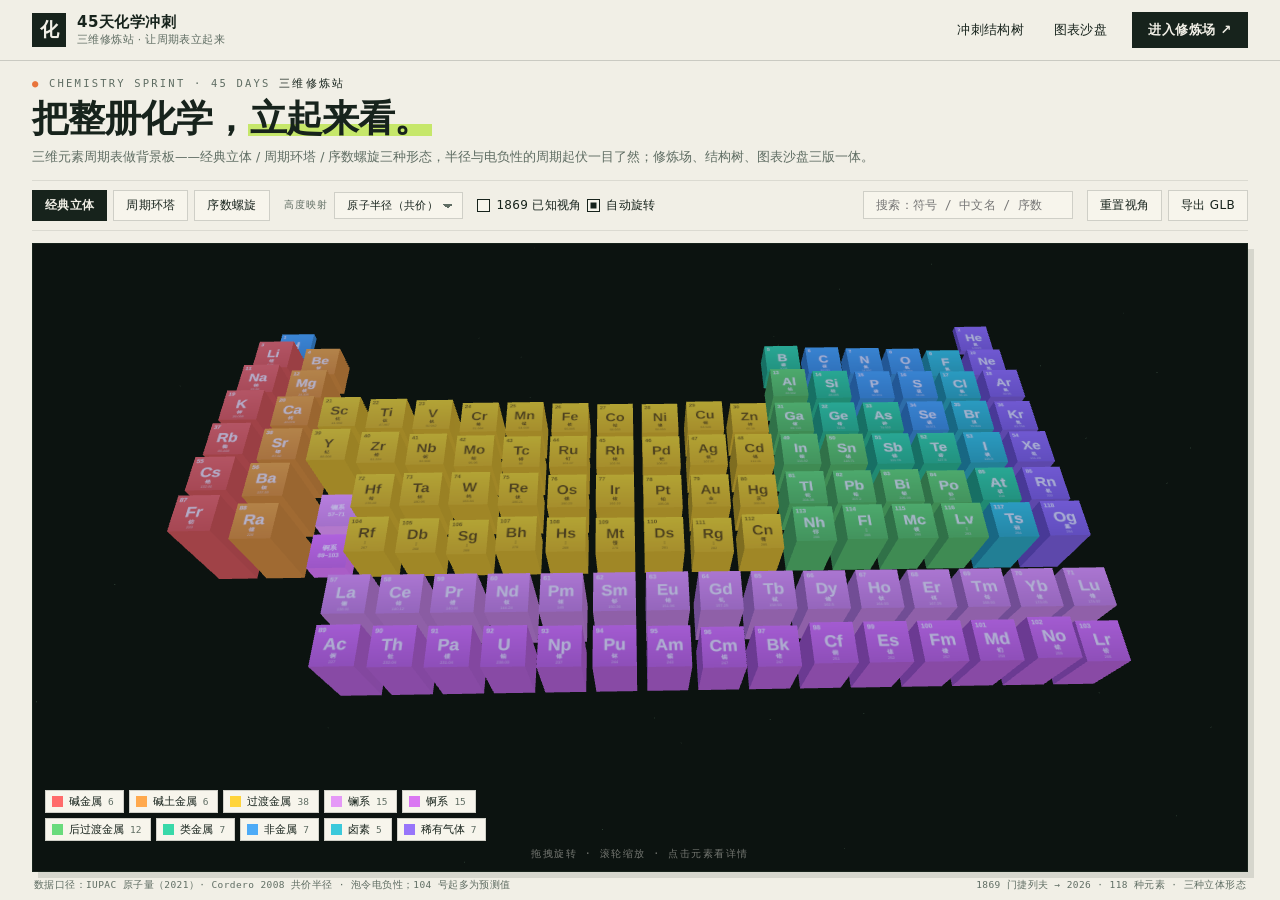
<file: index.html>
<!DOCTYPE html>
<html lang="zh-CN">
<head>
<meta charset="UTF-8">
<meta name="viewport" content="width=device-width, initial-scale=1.0">
<title>45天化学冲刺 · 三维修炼站</title>
<link rel="stylesheet" href="style.css?v=20261005c">
<script type="importmap">
{
  "imports": {
    "three": "./assets/three.module.js",
    "three/addons/": "./assets/addons/"
  }
}
</script>
</head>
<body>
  <nav class="topnav">
    <div class="brand">
      <div class="mark">化</div>
      <div class="bt"><b>45天化学冲刺</b><span>三维修炼站 · 让周期表立起来</span></div>
    </div>
    <div class="navlinks">
      <button class="navlink" id="treeBtn" title="结构内容做前景，周期表做背景板">冲刺结构树</button>
      <button class="navlink" id="chartsBtn" title="甘特 · 流程 · 节律 · 分配六张图">图表沙盘</button>
      <a class="cta" href="./arena.html" target="_blank" rel="noopener">进入修炼场 ↗</a>
    </div>
  </nav>

  <main>
    <div class="hero">
      <div class="kicker"><i>●</i> CHEMISTRY SPRINT · 45 DAYS <span>三维修炼站</span></div>
      <h1>把整册化学，<em>立起来看。</em></h1>
      <p class="sub">三维元素周期表做背景板——经典立体 / 周期环塔 / 序数螺旋三种形态，半径与电负性的周期起伏一目了然；修炼场、结构树、图表沙盘三版一体。</p>
    </div>

    <div id="toolbar">
      <div class="row" id="viewRow">
        <button class="btn view active" data-view="classic">经典立体</button>
        <button class="btn view" data-view="rings">周期环塔</button>
        <button class="btn view" data-view="helix">序数螺旋</button>
      </div>
      <div class="row" id="propRow">
        <label class="lbl" for="propSel">高度映射</label>
        <select id="propSel">
          <option value="flat">平整</option>
          <option value="rad" selected>原子半径（共价）</option>
          <option value="eneg">电负性</option>
          <option value="ie1">第一电离能</option>
          <option value="mass">原子质量</option>
        </select>
      </div>
      <div class="row">
        <label class="chk"><input type="checkbox" id="histChk"><span>1869 已知视角</span></label>
        <label class="chk"><input type="checkbox" id="rotChk" checked><span>自动旋转</span></label>
      </div>
      <div class="row grow">
        <input id="search" type="text" placeholder="搜索：符号 / 中文名 / 序数" autocomplete="off">
      </div>
      <div class="row">
        <button class="btn" id="resetBtn">重置视角</button>
        <button class="btn" id="glbBtn">导出 GLB</button>
      </div>
    </div>

    <div class="frame">
      <div id="scene"></div>
      <div id="loading">正在构建三维模型…</div>
      <div id="legend"></div>
      <div class="frame-hint">拖拽旋转 · 滚轮缩放 · 点击元素看详情</div>
      <aside id="panel" class="hidden">
        <button id="panelClose" aria-label="关闭">×</button>
        <div id="panelBody"></div>
      </aside>
    </div>

    <footer class="pagefoot">
      <span>数据口径：IUPAC 原子量（2021）· Cordero 2008 共价半径 · 泡令电负性；104 号起多为预测值</span>
      <span class="r">1869 门捷列夫 → 2026 · 118 种元素 · 三种立体形态</span>
    </footer>
  </main>

  <div id="sheet">
    <button id="sheetClose" title="收起（Esc）">×</button>
    <div class="wrap"><iframe id="sheetFrame" src="about:blank" title="45 天冲刺结构内容"></iframe></div>
  </div>

  <div id="toast" class="hidden"></div>

  <script type="module" src="app.js?v=20261005c"></script>
</body>
</html>
</file>
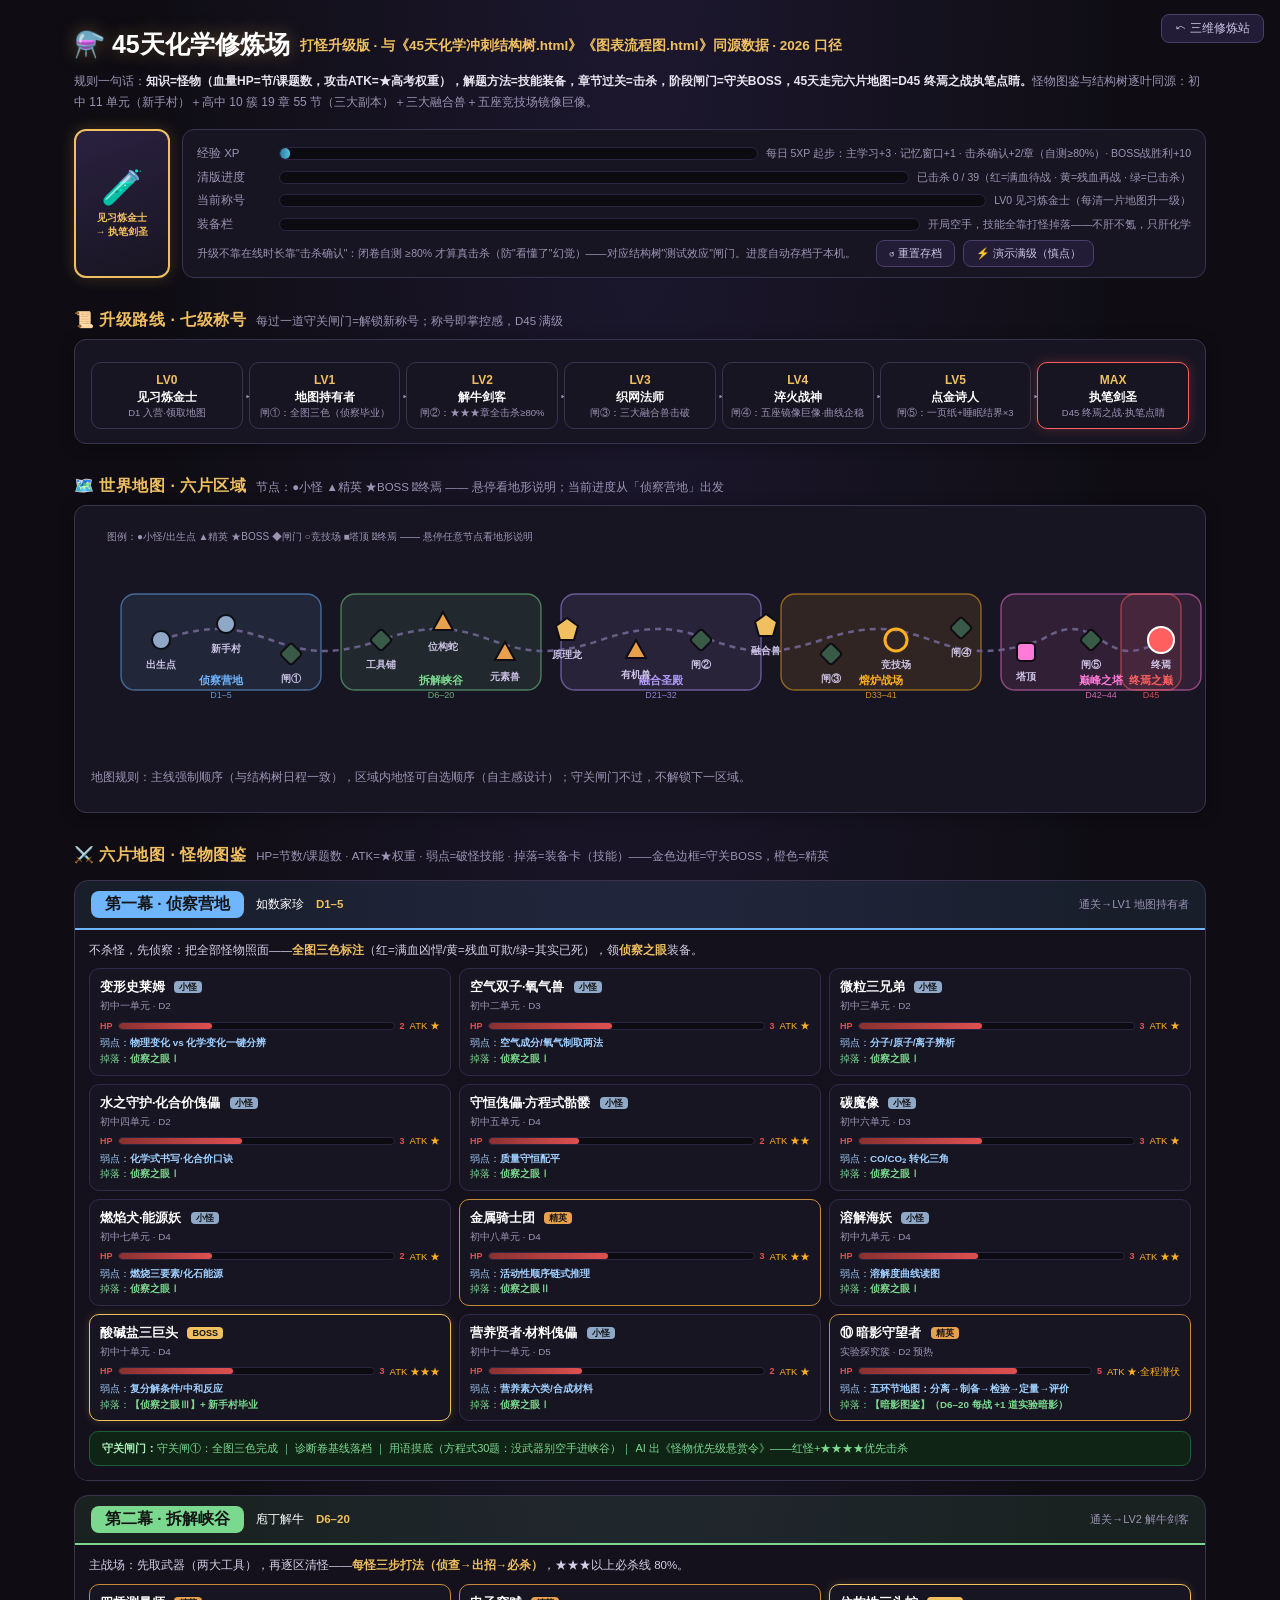
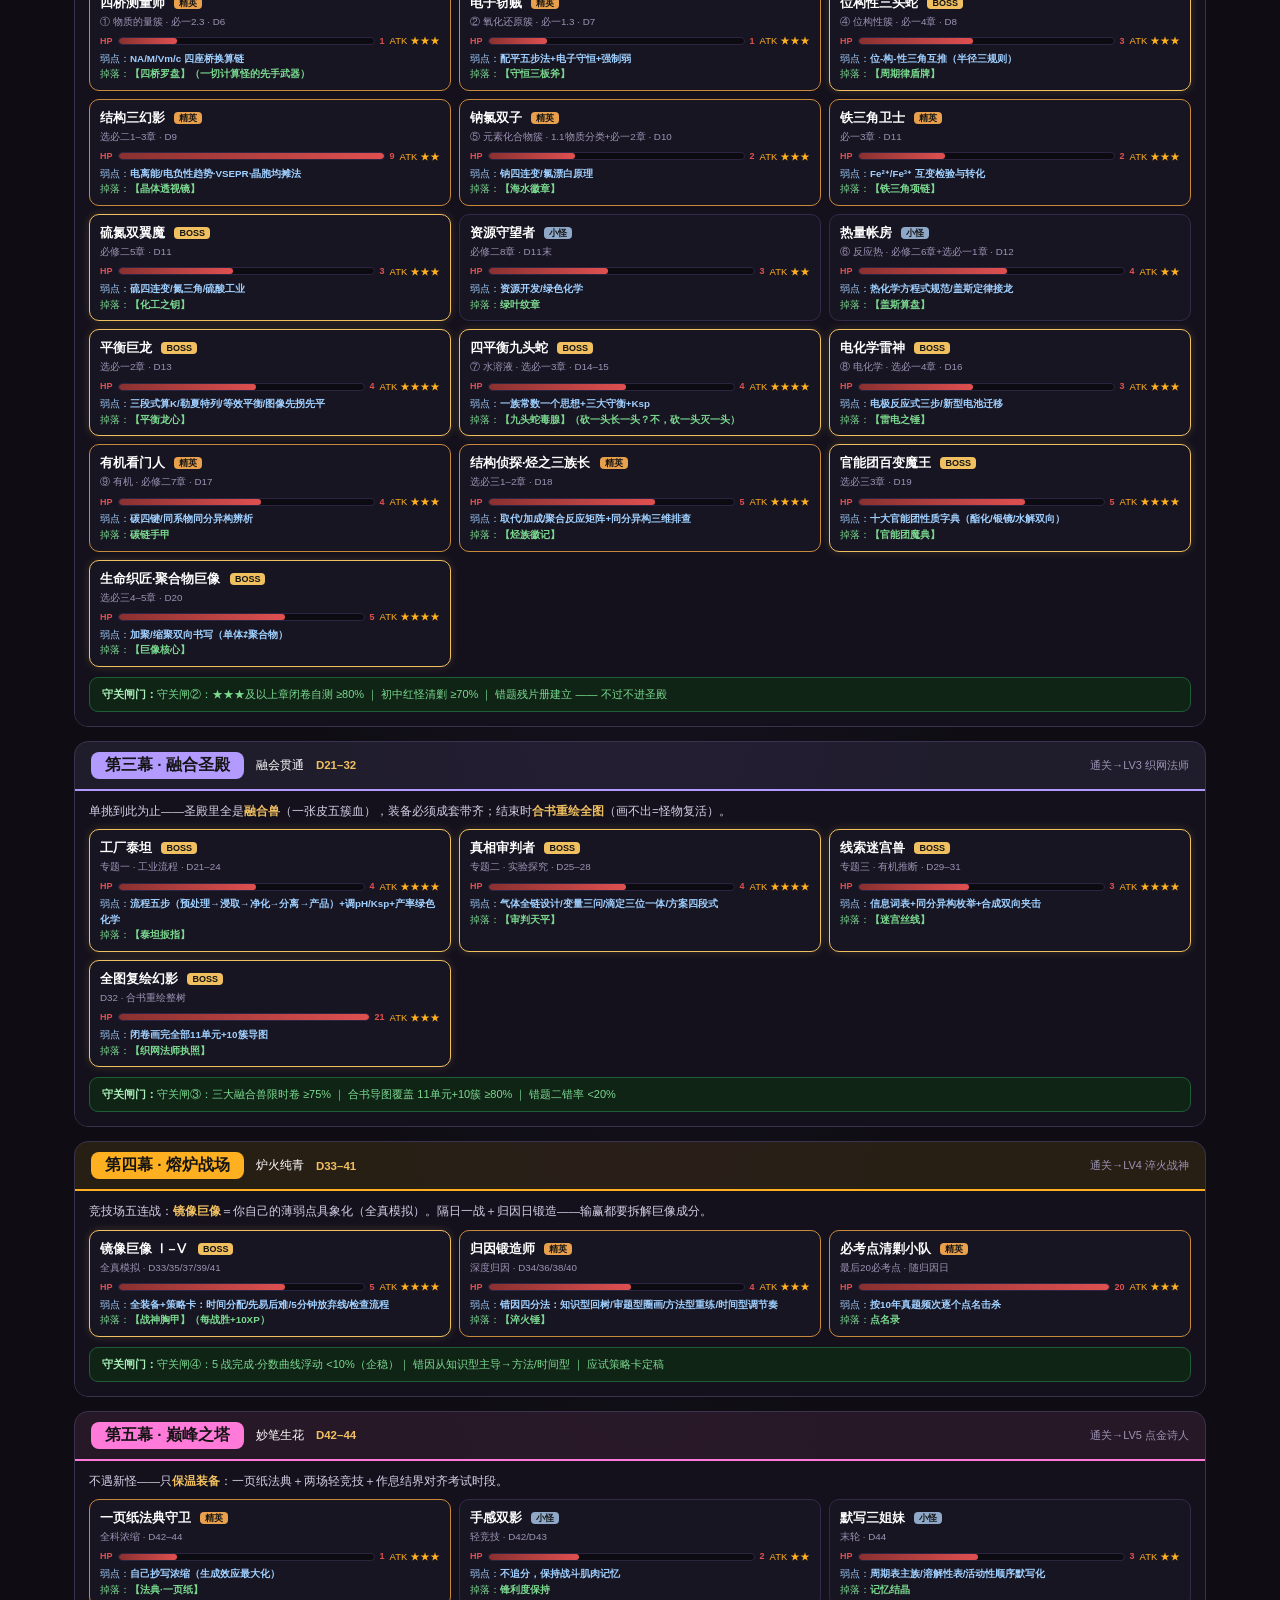
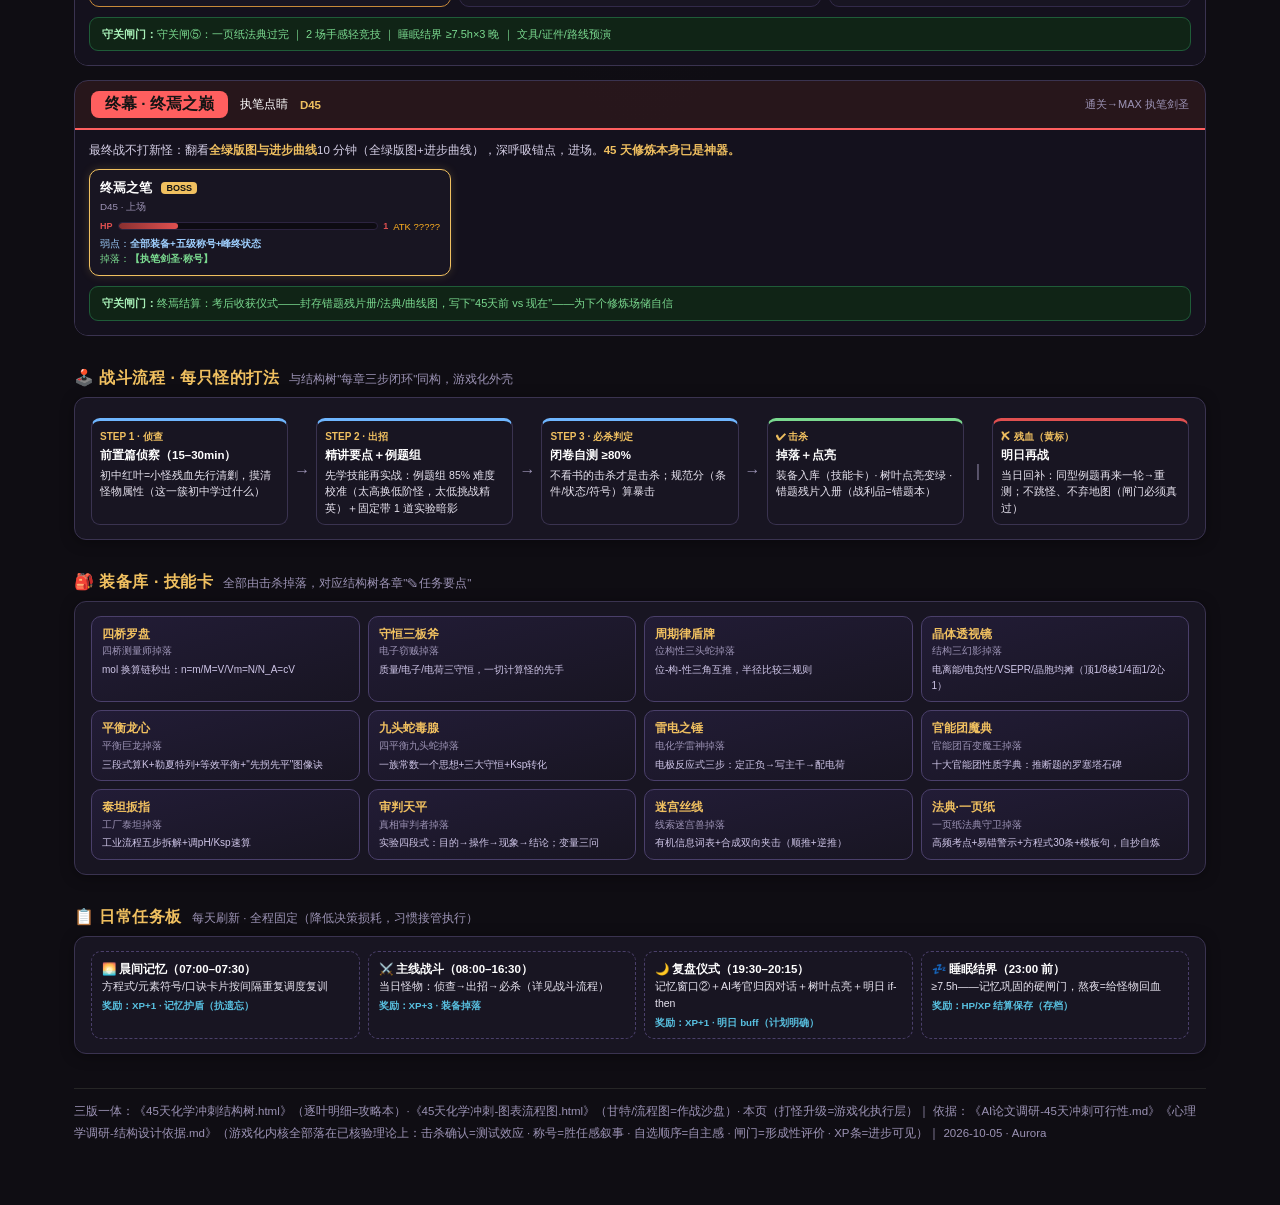
<file: arena.html>
<!DOCTYPE html>
<html lang="zh-CN">
<head>
<meta charset="UTF-8">
<title>45天化学修炼场 · 打怪升级版（如数家珍 → 庖丁解牛 → 融会贯通 → 炉火纯青 → 妙笔生花 → 执笔点睛）</title>
<style>
  :root{--bg:#0f0d13;--panel:#181522;--line:#3a3350;--txt:#e8e4f0;--dim:#9c93b5;
        --gold:#f0c060;--hp:#e05050;--xp:#58c0e0;--ok:#7ad98f;--m:#ff7ad9;--p:#6fb6ff;--c:#b29aff;--warm:#ffb020;}
  *{margin:0;padding:0;box-sizing:border-box}
  body{background:var(--bg);color:var(--txt);font-family:"PingFang SC","Microsoft YaHei",sans-serif;width:1200px;padding:28px 34px 60px;margin:0 auto;
       background-image:radial-gradient(ellipse at 50% -10%, #1d1830 0%, var(--bg) 55%)}
  h1{font-size:25px;color:#fff;text-shadow:0 0 18px rgba(240,192,96,.35)}
  h1 .v{color:var(--gold);font-size:13.5px;vertical-align:middle;margin-left:10px;text-shadow:none}
  .meta{color:var(--dim);font-size:12px;margin:10px 0 16px;line-height:1.75}
  .meta b{color:#e8e4f0}
  h2{font-size:16px;color:var(--gold);margin:32px 0 6px;font-weight:800;letter-spacing:.5px}
  h2 small{font-size:11.5px;color:var(--dim);font-weight:400;margin-left:10px;letter-spacing:0}
  .sub{font-size:11.5px;color:var(--dim);margin-bottom:10px;line-height:1.7}
  .panel{background:var(--panel);border:1px solid var(--line);border-radius:12px;padding:14px 16px;margin-top:8px;box-shadow:0 2px 14px rgba(0,0,0,.35)}
  svg{display:block}
  svg text{font-family:"PingFang SC","Microsoft YaHei",sans-serif}
  /* 玩家状态栏 */
  .hud{display:flex;gap:12px;align-items:stretch;margin-top:14px}
  .avatar{flex:0 0 96px;background:linear-gradient(160deg,#2a2140,#181522);border:2px solid var(--gold);border-radius:12px;display:flex;flex-direction:column;align-items:center;justify-content:center;box-shadow:0 0 16px rgba(240,192,96,.2)}
  .avatar .face{font-size:34px}
  .avatar .ttl{font-size:10px;color:var(--gold);font-weight:700;margin-top:4px;text-align:center;line-height:1.4}
  .hudinfo{flex:1;background:var(--panel);border:1px solid var(--line);border-radius:12px;padding:10px 14px;font-size:11.5px;line-height:1.8}
  .barline{display:flex;align-items:center;gap:8px;margin:3px 0}
  .barline .k{flex:0 0 74px;color:var(--dim)}
  .bar{flex:1;height:13px;background:#0d0b12;border:1px solid #2c2440;border-radius:7px;overflow:hidden;position:relative}
  .bar .fill{height:100%;border-radius:6px}
  .bar .fill.xp{background:linear-gradient(90deg,#2a7ca0,var(--xp))}
  .bar .fill.hp{background:linear-gradient(90deg,#8a3030,var(--hp))}
  .barline .v{flex:0 0 auto;color:var(--dim);font-size:10.5px}
  /* 称号阶梯 */
  .ranks{display:flex;gap:6px;margin-top:8px;align-items:flex-end}
  .rank{flex:1;background:var(--panel);border:1px solid var(--line);border-radius:10px;padding:8px 6px;text-align:center;font-size:10.5px;line-height:1.5;position:relative}
  .rank .lv{color:var(--gold);font-weight:800;font-size:12px}
  .rank .nm{color:#fff;font-weight:700;font-size:11.5px}
  .rank .hw{color:var(--dim);font-size:9.5px}
  .rank.final{border-color:#ff5f5f;box-shadow:0 0 12px rgba(255,95,95,.25)}
  .rank::after{content:'▸';position:absolute;right:-9px;top:50%;transform:translateY(-50%);color:var(--dim);font-size:11px}
  .rank:last-child::after{content:''}
  /* 副本幕卡 */
  .zone{margin:14px 0;border:1px solid var(--line);border-radius:14px;overflow:hidden}
  .zhead{padding:10px 16px;display:flex;align-items:center;gap:12px;flex-wrap:wrap}
  .zhead .zn{font-size:15.5px;font-weight:800;color:#141414;padding:3px 14px;border-radius:8px}
  .zhead .zt{color:#fff;font-size:12px}
  .zhead .zd{color:var(--gold);font-size:11.5px;font-weight:700}
  .zhead .zl{color:var(--dim);font-size:11px;margin-left:auto}
  .zbody{padding:10px 14px 14px;background:#14111d}
  .zgoal{font-size:11.5px;color:#d5cfe6;line-height:1.8;margin-bottom:8px}
  .zgoal b{color:var(--gold)}
  .mgrid{display:grid;grid-template-columns:repeat(3,1fr);gap:8px}
  .mcard{background:var(--panel);border:1px solid #322a4a;border-radius:10px;padding:8px 10px;font-size:10.5px;line-height:1.6;position:relative}
  .mcard.boss{border-color:var(--gold);box-shadow:0 0 10px rgba(240,192,96,.18)}
  .mcard.elite{border-color:#c88a3a}
  .mcard .mn{font-size:12.5px;font-weight:800;color:#fff}
  .mcard .mn .tag{font-size:9px;color:#141414;border-radius:4px;padding:1px 5px;margin-left:6px;font-weight:800;vertical-align:1px}
  .tag.b{background:var(--gold)} .tag.e{background:#e8a04c} .tag.m{background:#8fa8c8}
  .mcard .msrc{color:var(--dim);font-size:9.8px;margin:1px 0 4px}
  .hpbar{display:flex;align-items:center;gap:5px;margin:2px 0}
  .hpbar .hk{color:var(--hp);font-weight:800;font-size:9px}
  .hpbar .hb{flex:1;height:8px;background:#0d0b12;border-radius:4px;overflow:hidden;border:1px solid #2c2440}
  .hpbar .hf{height:100%;background:linear-gradient(90deg,#8a3030,var(--hp));border-radius:4px}
  .hpbar .hv{color:var(--hp);font-size:9px;font-weight:700}
  .atk{color:var(--warm);font-size:9.5px}
  .weak{color:#9fd0ff;font-size:9.8px}
  .weak b{color:#9fd0ff}
  .drop{color:var(--ok);font-size:9.8px}
  .drop b{color:var(--ok)}
  .zgate{margin-top:10px;background:#102416;border:1px solid #1f5c38;color:var(--ok);border-radius:9px;padding:7px 12px;font-size:11px;line-height:1.7}
  .zgate b{color:#a8f0b8}
  /* 打怪交互状态 */
  .mcard{cursor:pointer;transition:transform .12s, border-color .2s, opacity .2s;user-select:none}
  .mcard:hover{transform:translateY(-2px);border-color:#6a5f8a}
  .mcard.wounded{border-color:#e8a04c;background:#1d1810}
  .mcard.wounded .hf{background:linear-gradient(90deg,#8a6a20,#e8a04c)}
  .mcard.dead{opacity:.55;border-color:#2a5c3a}
  .mcard.dead .mn{text-decoration:line-through;color:#9fb8a8}
  .mcard.dead .hf{background:linear-gradient(90deg,#2a6a3a,#7ad98f)}
  .mcard .stamp{position:absolute;top:6px;right:8px;font-size:13px;font-weight:900;color:#7ad98f;display:none}
  .mcard.dead .stamp{display:block;content:'✓'}
  .zhead .clearbadge{display:none;background:#102416;border:1px solid #1f5c38;color:#7ad98f;border-radius:6px;padding:2px 10px;font-size:10.5px;font-weight:800}
  .zone.cleared .clearbadge{display:inline-block}
  .zone.cleared .zn{box-shadow:0 0 10px rgba(122,217,143,.5)}
  .hudbtns{display:flex;gap:8px;align-items:center;margin-left:10px}
  .hudbtns button{background:#221c36;border:1px solid #4a3f6a;color:#cfc6e8;border-radius:8px;padding:5px 12px;font-size:11px;cursor:pointer}
  .hudbtns button:hover{border-color:var(--gold);color:var(--gold)}
  .mcard .statustip{position:absolute;bottom:5px;right:8px;font-size:8.5px;color:#5a5270}
  /* 装备库 */
  .gear{display:grid;grid-template-columns:repeat(4,1fr);gap:8px}
  .gcard{background:linear-gradient(165deg,#221c36,#181522);border:1px solid #4a3f6a;border-radius:10px;padding:8px 10px;font-size:10.5px;line-height:1.55}
  .gcard .gn{font-size:12px;font-weight:800;color:var(--gold)}
  .gcard .gf{color:var(--dim);font-size:9.5px;margin:1px 0 3px}
  .gcard .ge{color:#cfc6e8;font-size:10px}
  /* 日常任务 */
  .quest{display:grid;grid-template-columns:repeat(4,1fr);gap:8px}
  .qcard{background:var(--panel);border:1px dashed #4a3f6a;border-radius:10px;padding:8px 10px;font-size:10.5px;line-height:1.6}
  .qcard .qt{font-weight:800;color:#fff;font-size:11.5px}
  .qcard .qr{color:var(--xp);font-size:9.8px;font-weight:700;margin-top:3px}
  .flow{display:flex;gap:6px;align-items:stretch;margin-top:6px}
  .fstep{flex:1;background:var(--panel);border:1px solid #3a3350;border-top:3px solid var(--p);border-radius:9px;padding:8px;font-size:10.5px;line-height:1.55}
  .fstep b{display:block;color:#fff;font-size:11.5px;margin-bottom:2px}
  .fstep .fs{color:var(--gold);font-size:10px;font-weight:800;display:block;margin-bottom:3px}
  .fstep.win{border-top-color:var(--ok)} .fstep.fail{border-top-color:var(--hp)}
  .farrow{align-self:center;color:var(--dim)}
  .foot{margin-top:34px;border-top:1px solid #262626;padding-top:12px;color:var(--dim);font-size:11.5px;line-height:1.9}
</style>
</head>
<body>
<a href="./index.html" title="回到三维修炼站主页" style="position:fixed;top:14px;right:16px;z-index:9;background:#221c36;border:1px solid #4a3f6a;color:#cfc6e8;border-radius:8px;padding:6px 13px;font-size:11.5px;text-decoration:none"
   onmouseover="this.style.borderColor='#f0c060';this.style.color='#f0c060'" onmouseout="this.style.borderColor='#4a3f6a';this.style.color='#cfc6e8'">⤺ 三维修炼站</a>
<h1>⚗️ 45天化学修炼场<span class="v">打怪升级版 · 与《45天化学冲刺结构树.html》《图表流程图.html》同源数据 · 2026 口径</span></h1>
<div class="meta">
  规则一句话：<b>知识=怪物（血量HP=节/课题数，攻击ATK=★高考权重），解题方法=技能装备，章节过关=击杀，阶段闸门=守关BOSS，45天走完六片地图=D45 终焉之战执笔点睛。</b>怪物图鉴与结构树逐叶同源：初中 11 单元（新手村）＋高中 10 簇 19 章 55 节（三大副本）＋三大融合兽＋五座竞技场镜像巨像。
</div>

<!-- 玩家状态栏 -->
<div class="hud">
  <div class="avatar"><div class="face">🧪</div><div class="ttl" id="avrank">见习炼金士<br>→ 执笔剑圣</div></div>
  <div class="hudinfo">
    <div class="barline"><div class="k">经验 XP</div><div class="bar"><div class="fill xp" style="width:2%"></div></div><div class="v">每日 5XP 起步：主学习+3 · 记忆窗口+1 · 击杀确认+2/章（自测≥80%）· BOSS战胜利+10</div></div>
    <div class="barline"><div class="k">清版进度</div><div class="bar"><div class="fill hp" id="killbar" style="width:0%;background:linear-gradient(90deg,#2a6a3a,#7ad98f)"></div></div><div class="v" id="killnum">已击杀 0 / 39（红=满血待战 · 黄=残血再战 · 绿=已击杀）</div></div>
    <div class="barline"><div class="k">当前称号</div><div class="bar"><div class="fill" id="rankbar" style="width:0%;background:linear-gradient(90deg,#8a6a20,#f0c060)"></div></div><div class="v" id="rankname">LV0 见习炼金士（点怪升级，点击怪物卡循环：满血→残血→击杀）</div></div>
    <div class="barline"><div class="k">装备栏</div><div class="bar"><div class="fill" style="width:0%"></div></div><div class="v">开局空手，技能全靠打怪掉落——不肝不氪，只肝化学</div></div>
    <div style="display:flex;align-items:center;gap:10px;margin-top:5px">
      <span style="color:var(--dim);font-size:10.5px">升级不靠在线时长靠"击杀确认"：闭卷自测 ≥80% 才算真击杀（防"看懂了"幻觉）——对应结构树"测试效应"闸门。进度自动存档于本机。</span>
      <span class="hudbtns"><button onclick="resetSave()">↺ 重置存档</button><button onclick="markAllCleared()">⚡ 演示满级（慎点）</button></span>
    </div>
  </div>
</div>

<!-- 称号阶梯 -->
<h2>📜 升级路线 · 七级称号<small>每过一道守关闸门=解锁新称号；称号即掌控感，D45 满级</small></h2>
<div class="panel"><div class="ranks" id="ranks"></div></div>

<!-- 世界地图 -->
<h2>🗺️ 世界地图 · 六片区域<small>节点：●小怪 ▲精英 ★BOSS ☠终焉 —— 悬停看地形说明；当前进度从「侦察营地」出发</small></h2>
<div class="panel"><svg id="map" viewBox="0 0 1120 240" width="1120" height="240"></svg>
<div class="sub" style="margin-top:8px">地图规则：主线强制顺序（与结构树日程一致），区域内地怪可自选顺序（自主感设计）；守关闸门不过，不解锁下一区域。</div>
</div>

<!-- 副本区 -->
<h2>⚔️ 六片地图 · 怪物图鉴<small>HP=节数/课题数 · ATK=★权重 · 弱点=破怪技能 · 掉落=装备卡（技能）——金色边框=守关BOSS，橙色=精英</small></h2>
<div id="zones"></div>

<!-- 战斗流程 -->
<h2>🕹️ 战斗流程 · 每只怪的打法<small>与结构树"每章三步闭环"同构，游戏化外壳</small></h2>
<div class="panel">
  <div class="flow">
    <div class="fstep"><span class="fs">STEP 1 · 侦查</span><b>前置篇侦察（15–30min）</b>初中红叶=小怪残血先行清剿，摸清怪物属性（这一簇初中学过什么）</div>
    <div class="farrow">→</div>
    <div class="fstep"><span class="fs">STEP 2 · 出招</span><b>精讲要点＋例题组</b>先学技能再实战：例题组 85% 难度校准（太高换低阶怪，太低挑战精英）＋固定带 1 道实验暗影</div>
    <div class="farrow">→</div>
    <div class="fstep"><span class="fs">STEP 3 · 必杀判定</span><b>闭卷自测 ≥80%</b>不看书的击杀才是击杀；规范分（条件/状态/符号）算暴击</div>
    <div class="farrow">→</div>
    <div class="fstep win"><span class="fs">✔ 击杀</span><b>掉落＋点亮</b>装备入库（技能卡）· 树叶点亮变绿 · 错题残片入册（战利品=错题本）</div>
    <div class="farrow">｜</div>
    <div class="fstep fail"><span class="fs">✘ 残血（黄标）</span><b>明日再战</b>当日回补：同型例题再来一轮→重测；不跳怪、不弃地图（闸门必须真过）</div>
  </div>
</div>

<!-- 装备库 -->
<h2>🎒 装备库 · 技能卡<small>全部由击杀掉落，对应结构树各章"✎任务要点"</small></h2>
<div class="panel"><div class="gear" id="gear"></div></div>

<!-- 日常任务 -->
<h2>📋 日常任务板<small>每天刷新 · 全程固定（降低决策损耗，习惯接管执行）</small></h2>
<div class="panel"><div class="quest">
  <div class="qcard"><div class="qt">🌅 晨间记忆（07:00–07:30）</div>方程式/元素符号/口诀卡片按间隔重复调度复训<div class="qr">奖励：XP+1 · 记忆护盾（抗遗忘）</div></div>
  <div class="qcard"><div class="qt">⚔️ 主线战斗（08:00–16:30）</div>当日怪物：侦查→出招→必杀（详见战斗流程）<div class="qr">奖励：XP+3 · 装备掉落</div></div>
  <div class="qcard"><div class="qt">🌙 复盘仪式（19:30–20:15）</div>记忆窗口②＋AI考官归因对话＋树叶点亮＋明日 if-then<div class="qr">奖励：XP+1 · 明日 buff（计划明确）</div></div>
  <div class="qcard"><div class="qt">💤 睡眠结界（23:00 前）</div>≥7.5h——记忆巩固的硬闸门，熬夜=给怪物回血<div class="qr">奖励：HP/XP 结算保存（存档）</div></div>
</div></div>

<div class="foot">
  三版一体：《45天化学冲刺结构树.html》（逐叶明细=攻略本）·《45天化学冲刺-图表流程图.html》（甘特/流程图=作战沙盘）· 本页（打怪升级=游戏化执行层）｜ 依据：《AI论文调研-45天冲刺可行性.md》《心理学调研-结构设计依据.md》（游戏化内核全部落在已核验理论上：击杀确认=测试效应 · 称号=胜任感叙事 · 自选顺序=自主感 · 闸门=形成性评价 · XP条=进步可见）｜ 2026-10-05 · Aurora
</div>

<script>
const NS='http://www.w3.org/2000/svg';
function el(t,a,txt){const e=document.createElementNS(NS,t);for(const k in a)e.setAttribute(k,a[k]);if(txt!==undefined)e.textContent=txt;return e;}

/* ═══ 称号阶梯 ═══ */
const RANKS=[
 {lv:'LV0',nm:'见习炼金士',hw:'D1 入营·领取地图'},
 {lv:'LV1',nm:'地图持有者',hw:'闸①：全图三色（侦察毕业）'},
 {lv:'LV2',nm:'解牛剑客',hw:'闸②：★★★章全击杀≥80%'},
 {lv:'LV3',nm:'织网法师',hw:'闸③：三大融合兽击破'},
 {lv:'LV4',nm:'淬火战神',hw:'闸④：五座镜像巨像·曲线企稳'},
 {lv:'LV5',nm:'点金诗人',hw:'闸⑤：一页纸+睡眠结界×3'},
 {lv:'MAX',nm:'执笔剑圣',hw:'D45 终焉之战·执笔点睛',final:1},
];
document.getElementById('ranks').innerHTML=RANKS.map(r=>
 `<div class="rank${r.final?' final':''}"><div class="lv">${r.lv}</div><div class="nm">${r.nm}</div><div class="hw">${r.hw}</div></div>`).join('');

/* ═══ 世界地图 ═══ */
(function(){
  const svg=document.getElementById('map');
  svg.appendChild(el('defs',{})).innerHTML='<marker id="mp" viewBox="0 0 10 10" refX="8" refY="5" markerWidth="6" markerHeight="6" orient="auto"><path d="M0,0 L10,5 L0,10 z" fill="#6a5f8a"/></marker>';
  const zones=[
    {n:'侦察营地',d:'D1–5',c:'#6fb6ff',x:70},
    {n:'拆解峡谷',d:'D6–20',c:'#7ad98f',x:290},
    {n:'融合圣殿',d:'D21–32',c:'#b29aff',x:510},
    {n:'熔炉战场',d:'D33–41',c:'#ffb020',x:730},
    {n:'巅峰之塔',d:'D42–44',c:'#ff7ad9',x:950},
    {n:'终焉之巅',d:'D45',c:'#ff5f5f',x:1070},
  ];
  const y=120;
  // 区域地面
  zones.forEach((z,i)=>{
    const w=i===zones.length-1?60:200;
    svg.appendChild(el('rect',{x:z.x-40,y:y-46,width:w,height:96,rx:14,fill:z.c,opacity:.10}));
    svg.appendChild(el('rect',{x:z.x-40,y:y-46,width:w,height:96,rx:14,fill:'none',stroke:z.c,'stroke-width':1.4,opacity:.5}));
    svg.appendChild(el('text',{x:z.x-40+w/2,y:y+44,'text-anchor':'middle',fill:z.c,'font-size':11,'font-weight':800},z.n));
    svg.appendChild(el('text',{x:z.x-40+w/2,y:y+58,'text-anchor':'middle',fill:z.c,'font-size':9,opacity:.8},z.d));
  });
  // 主线路径
  let d=`M${zones[0].x},${y}`;
  zones.slice(1).forEach((z,i)=>{ d+=` C${(zones[i].x+z.x)/2},${y-38-(i%2)*0} ${(zones[i].x+z.x)/2},${y+38} ${z.x},${y}`; });
  svg.appendChild(el('path',{d,stroke:'#6a5f8a','stroke-width':2.5,fill:'none','stroke-dasharray':'6 5','marker-end':'url(#mp)'}));
  // 节点：小怪● 精英▲ BOSS★ 终焉☠
  const nodes=[
    {x:70,y,t:'spawn',l:'出生点',tip:'D1 启动仪式+诊断卷——领取全图'},
    {x:135,y:y-16,t:'m',l:'新手村',tip:'初中11单元小怪群（三色侦察，D1–5）'},
    {x:200,y:y+14,t:'g',l:'闸①',tip:'守关：全图三色完成+基线落档'},
    {x:290,y,t:'g2',l:'工具铺',tip:'D6–7 物质的量+氧化还原：先取武器（守恒三板斧）'},
    {x:352,y:y-18,t:'e',l:'位构蛇',tip:'D8–9 位构性三头蛇+结构三幻影'},
    {x:414,y:y+12,t:'e',l:'元素兽',tip:'D10–11 钠氯双子/铁三角/硫氮双翼'},
    {x:476,y:y-10,t:'b',l:'原理龙',tip:'D12–16 平衡巨龙·九头蛇·雷神（最难区）'},
    {x:545,y:y+10,t:'e',l:'有机兽',tip:'D17–20 有机看门人→官能团百变魔王'},
    {x:610,y,t:'g',l:'闸②',tip:'守关：★★★章自测≥80%+红叶70%'},
    {x:675,y:y-14,t:'b',l:'融合兽',tip:'D21–31 工厂泰坦·真相审判者·迷宫兽'},
    {x:740,y:y+14,t:'g',l:'闸③',tip:'守关：专题卷≥75%+二错率<20%+重绘全图'},
    {x:805,y,t:'a',l:'竞技场',tip:'D33–41 五座镜像巨像（全真模拟×5+归因×4）'},
    {x:870,y:y-12,t:'g',l:'闸④',tip:'守关：曲线浮动<10%+策略卡定稿'},
    {x:935,y:y+12,t:'t',l:'塔顶',tip:'D42–44 一页纸+手感卷+睡眠结界'},
    {x:1000,y,t:'g',l:'闸⑤',tip:'守关：一页纸过完+睡眠3晚≥7.5h'},
    {x:1070,y,t:'x',l:'终焉',tip:'D45 执笔点睛：轻仪式+预演+进场'},
  ];
  nodes.forEach(n=>{
    let s='';
    if(n.t==='m'||n.t==='spawn') s=el('circle',{cx:n.x,cy:n.y,r:9,fill:'#8fa8c8',stroke:'#0f0d13','stroke-width':2});
    else if(n.t==='e') s=el('polygon',{points:`${n.x},${n.y-10} ${n.x+10},${n.y+8} ${n.x-10},${n.y+8}`,fill:'#e8a04c',stroke:'#0f0d13','stroke-width':2});
    else if(n.t==='b') s=el('polygon',{points:`${n.x},${n.y-12} ${n.x+11},${n.y-4} ${n.x+7},${n.y+10} ${n.x-7},${n.y+10} ${n.x-11},${n.y-4}`,fill:'#f0c060',stroke:'#0f0d13','stroke-width':2});
    else if(n.t==='g'||n.t==='g2') s=el('rect',{x:n.x-8,y:n.y-8,width:16,height:16,rx:3,transform:`rotate(45 ${n.x} ${n.y})`,fill:'#7ad98f',stroke:'#0f0d13','stroke-width':2});
    else if(n.t==='a') s=el('circle',{cx:n.x,cy:n.y,r:11,fill:'none',stroke:'#ffb020','stroke-width':3});
    else if(n.t==='t') s=el('rect',{x:n.x-9,y:n.y-9,width:18,height:18,rx:4,fill:'#ff7ad9',stroke:'#0f0d13','stroke-width':2});
    else if(n.t==='x') s=el('circle',{cx:n.x,cy:n.y,r:13,fill:'#ff5f5f',stroke:'#fff','stroke-width':2});
    const tip=el('title',{},n.l+' · '+n.tip);
    s.appendChild(tip);
    svg.appendChild(s);
    svg.appendChild(el('text',{x:n.x,y:n.y+28,'text-anchor':'middle',fill:'#cfc6e8','font-size':9.5,'font-weight':700},n.l));
  });
  // 图例
  svg.appendChild(el('text',{x:16,y:20,fill:'#9c93b5','font-size':10},'图例：●小怪/出生点 ▲精英 ★BOSS ◆闸门 ○竞技场 ■塔顶 ☠终焉 —— 悬停任意节点看地形说明'));
})();

/* ═══ 六片地图 · 怪物图鉴（数据驱动） ═══ */
const ZONES=[
 {n:'第一幕 · 侦察营地',zn:'如数家珍',d:'D1–5',c:'#6fb6ff',lv:'通关→LV1 地图持有者',
  goal:'不杀怪，先侦察：把全部怪物照面——<b>全图三色标注</b>（红=满血凶悍/黄=残血可欺/绿=其实已死），领<b>侦察之眼</b>装备。',
  gate:'守关闸①：全图三色完成 ｜ 诊断卷基线落档 ｜ 用语摸底（方程式30题：没武器别空手进峡谷）｜ AI 出《怪物优先级悬赏令》——红怪+★★★★优先击杀',
  mons:[
   {n:'变形史莱姆',src:'初中一单元 · D2',hp:2,atk:'★',tier:'m',weak:'物理变化 vs 化学变化一键分辨',drop:'侦察之眼Ⅰ'},
   {n:'空气双子·氧气兽',src:'初中二单元 · D3',hp:3,atk:'★',tier:'m',weak:'空气成分/氧气制取两法',drop:'侦察之眼Ⅰ'},
   {n:'微粒三兄弟',src:'初中三单元 · D2',hp:3,atk:'★',tier:'m',weak:'分子/原子/离子辨析',drop:'侦察之眼Ⅰ'},
   {n:'水之守护·化合价傀儡',src:'初中四单元 · D2',hp:3,atk:'★',tier:'m',weak:'化学式书写·化合价口诀',drop:'侦察之眼Ⅰ'},
   {n:'守恒傀儡·方程式骷髅',src:'初中五单元 · D4',hp:2,atk:'★★',tier:'m',weak:'质量守恒配平',drop:'侦察之眼Ⅰ'},
   {n:'碳魔像',src:'初中六单元 · D3',hp:3,atk:'★',tier:'m',weak:'CO/CO₂ 转化三角',drop:'侦察之眼Ⅰ'},
   {n:'燃焰犬·能源妖',src:'初中七单元 · D4',hp:2,atk:'★',tier:'m',weak:'燃烧三要素/化石能源',drop:'侦察之眼Ⅰ'},
   {n:'金属骑士团',src:'初中八单元 · D4',hp:3,atk:'★★',tier:'e',weak:'活动性顺序链式推理',drop:'侦察之眼Ⅱ'},
   {n:'溶解海妖',src:'初中九单元 · D4',hp:3,atk:'★★',tier:'m',weak:'溶解度曲线读图',drop:'侦察之眼Ⅰ'},
   {n:'酸碱盐三巨头',src:'初中十单元 · D4',hp:3,atk:'★★★',tier:'b',weak:'复分解条件/中和反应',drop:'【侦察之眼Ⅲ】+ 新手村毕业'},
   {n:'营养贤者·材料傀儡',src:'初中十一单元 · D5',hp:2,atk:'★',tier:'m',weak:'营养素六类/合成材料',drop:'侦察之眼Ⅰ'},
   {n:'⑩ 暗影守望者',src:'实验探究簇 · D2 预热',hp:5,atk:'★',atkNote:'全程潜伏',tier:'e',weak:'五环节地图：分离→制备→检验→定量→评价',drop:'【暗影图鉴】（D6–20 每战 +1 道实验暗影）'},
  ]},
 {n:'第二幕 · 拆解峡谷',zn:'庖丁解牛',d:'D6–20',c:'#7ad98f',lv:'通关→LV2 解牛剑客',
  goal:'主战场：先取武器（两大工具），再逐区清怪——<b>每怪三步打法（侦查→出招→必杀）</b>，★★★以上必杀线 80%。',
  gate:'守关闸②：★★★及以上章闭卷自测 ≥80% ｜ 初中红怪清剿 ≥70% ｜ 错题残片册建立 —— 不过不进圣殿',
  mons:[
   {n:'四桥测量师',src:'① 物质的量簇 · 必一2.3 · D6',hp:1,atk:'★★★',tier:'e',weak:'NA/M/Vm/c 四座桥换算链',drop:'【四桥罗盘】（一切计算怪的先手武器）'},
   {n:'电子窃贼',src:'② 氧化还原簇 · 必一1.3 · D7',hp:1,atk:'★★★',tier:'e',weak:'配平五步法+电子守恒+强制弱',drop:'【守恒三板斧】'},
   {n:'位构性三头蛇',src:'④ 位构性簇 · 必一4章 · D8',hp:3,atk:'★★★',tier:'b',weak:'位-构-性三角互推（半径三规则）',drop:'【周期律盾牌】'},
   {n:'结构三幻影',src:'选必二1–3章 · D9',hp:9,atk:'★★',tier:'e',weak:'电离能/电负性趋势·VSEPR·晶胞均摊法',drop:'【晶体透视镜】'},
   {n:'钠氯双子',src:'⑤ 元素化合物簇 · 1.1物质分类+必一2章 · D10',hp:2,atk:'★★★',tier:'e',weak:'钠四连变/氯漂白原理',drop:'【海水徽章】'},
   {n:'铁三角卫士',src:'必一3章 · D11',hp:2,atk:'★★★',tier:'e',weak:'Fe²⁺/Fe³⁺ 互变检验与转化',drop:'【铁三角项链】'},
   {n:'硫氮双翼魔',src:'必修二5章 · D11',hp:3,atk:'★★★',tier:'b',weak:'硫四连变/氮三角/硫酸工业',drop:'【化工之钥】'},
   {n:'资源守望者',src:'必修二8章 · D11末',hp:3,atk:'★★',tier:'m',weak:'资源开发/绿色化学',drop:'绿叶纹章'},
   {n:'热量帐房',src:'⑥ 反应热 · 必修二6章+选必一1章 · D12',hp:4,atk:'★★',tier:'m',weak:'热化学方程式规范/盖斯定律接龙',drop:'【盖斯算盘】'},
   {n:'平衡巨龙',src:'选必一2章 · D13',hp:4,atk:'★★★★',tier:'b',weak:'三段式算K/勒夏特列/等效平衡/图像先拐先平',drop:'【平衡龙心】'},
   {n:'四平衡九头蛇',src:'⑦ 水溶液 · 选必一3章 · D14–15',hp:4,atk:'★★★★',tier:'b',weak:'一族常数一个思想+三大守衡+Ksp',drop:'【九头蛇毒腺】（砍一头长一头？不，砍一头灭一头）'},
   {n:'电化学雷神',src:'⑧ 电化学 · 选必一4章 · D16',hp:3,atk:'★★★',tier:'b',weak:'电极反应式三步/新型电池迁移',drop:'【雷电之锤】'},
   {n:'有机看门人',src:'⑨ 有机 · 必修二7章 · D17',hp:4,atk:'★★★',tier:'e',weak:'碳四键/同系物同分异构辨析',drop:'碳链手甲'},
   {n:'结构侦探·烃之三族长',src:'选必三1–2章 · D18',hp:5,atk:'★★★★',tier:'e',weak:'取代/加成/聚合反应矩阵+同分异构三维排查',drop:'【烃族徽记】'},
   {n:'官能团百变魔王',src:'选必三3章 · D19',hp:5,atk:'★★★★',tier:'b',weak:'十大官能团性质字典（酯化/银镜/水解双向）',drop:'【官能团魔典】'},
   {n:'生命织匠·聚合物巨像',src:'选必三4–5章 · D20',hp:5,atk:'★★★★',tier:'b',weak:'加聚/缩聚双向书写（单体⇄聚合物）',drop:'【巨像核心】'},
  ]},
 {n:'第三幕 · 融合圣殿',zn:'融会贯通',d:'D21–32',c:'#b29aff',lv:'通关→LV3 织网法师',
  goal:'单挑到此为止——圣殿里全是<b>融合兽</b>（一张皮五簇血），装备必须成套带齐；结束时<b>合书重绘全图</b>（画不出=怪物复活）。',
  gate:'守关闸③：三大融合兽限时卷 ≥75% ｜ 合书导图覆盖 11单元+10簇 ≥80% ｜ 错题二错率 <20%',
  mons:[
   {n:'工厂泰坦',src:'专题一 · 工业流程 · D21–24',hp:4,atk:'★★★★',tier:'b',weak:'流程五步（预处理→浸取→净化→分离→产品）+调pH/Ksp+产率绿色化学',drop:'【泰坦扳指】'},
   {n:'真相审判者',src:'专题二 · 实验探究 · D25–28',hp:4,atk:'★★★★',tier:'b',weak:'气体全链设计/变量三问/滴定三位一体/方案四段式',drop:'【审判天平】'},
   {n:'线索迷宫兽',src:'专题三 · 有机推断 · D29–31',hp:3,atk:'★★★★',tier:'b',weak:'信息词表+同分异构枚举+合成双向夹击',drop:'【迷宫丝线】'},
   {n:'全图复绘幻影',src:'D32 · 合书重绘整树',hp:21,atk:'★★★',tier:'b',weak:'闭卷画完全部11单元+10簇导图',drop:'【织网法师执照】'},
  ]},
 {n:'第四幕 · 熔炉战场',zn:'炉火纯青',d:'D33–41',c:'#ffb020',lv:'通关→LV4 淬火战神',
  goal:'竞技场五连战：<b>镜像巨像</b>＝你自己的薄弱点具象化（全真模拟）。隔日一战＋归因日锻造——输赢都要拆解巨像成分。',
  gate:'守关闸④：5 战完成·分数曲线浮动 <10%（企稳）｜ 错因从知识型主导→方法/时间型 ｜ 应试策略卡定稿',
  mons:[
   {n:'镜像巨像 Ⅰ–Ⅴ',src:'全真模拟 · D33/35/37/39/41',hp:5,atk:'★★★★',tier:'b',weak:'全装备+策略卡：时间分配/先易后难/5分钟放弃线/检查流程',drop:'【战神胸甲】（每战胜+10XP）'},
   {n:'归因锻造师',src:'深度归因 · D34/36/38/40',hp:4,atk:'★★★',tier:'e',weak:'错因四分法：知识型回树/审题型圈画/方法型重练/时间型调节奏',drop:'【淬火锤】'},
   {n:'必考点清剿小队',src:'最后20必考点 · 随归因日',hp:20,atk:'★★★',tier:'e',weak:'按10年真题频次逐个点名击杀',drop:'点名录'},
  ]},
 {n:'第五幕 · 巅峰之塔',zn:'妙笔生花',d:'D42–44',c:'#ff7ad9',lv:'通关→LV5 点金诗人',
  goal:'不遇新怪——只<b>保温装备</b>：一页纸法典＋两场轻竞技＋作息结界对齐考试时段。',
  gate:'守关闸⑤：一页纸法典过完 ｜ 2 场手感轻竞技 ｜ 睡眠结界 ≥7.5h×3 晚 ｜ 文具/证件/路线预演',
  mons:[
   {n:'一页纸法典守卫',src:'全科浓缩 · D42–44',hp:1,atk:'★★★',tier:'e',weak:'自己抄写浓缩（生成效应最大化）',drop:'【法典·一页纸】'},
   {n:'手感双影',src:'轻竞技 · D42/D43',hp:2,atk:'★★',tier:'m',weak:'不追分，保持战斗肌肉记忆',drop:'锋利度保持'},
   {n:'默写三姐妹',src:'末轮 · D44',hp:3,atk:'★★',tier:'m',weak:'周期表主族/溶解性表/活动性顺序默写化',drop:'记忆结晶'},
  ]},
 {n:'终幕 · 终焉之巅',zn:'执笔点睛',d:'D45',c:'#ff5f5f',lv:'通关→MAX 执笔剑圣',
  goal:'最终战不打新怪：翻看<b>全绿版图与进步曲线</b>10 分钟（全绿版图+进步曲线），深呼吸锚点，进场。<b>45 天修炼本身已是神器。</b>',
  gate:'终焉结算：考后收获仪式——封存错题残片册/法典/曲线图，写下"45天前 vs 现在"——为下个修炼场储自信',
  mons:[
   {n:'终焉之笔',src:'D45 · 上场',hp:1,atk:'?????',tier:'b',weak:'全部装备+五级称号+峰终状态',drop:'【执笔剑圣·称号】'},
  ]},
];
(function(){
  const host=document.getElementById('zones');
  ZONES.forEach((z,zi)=>{
    const div=document.createElement('div'); div.className='zone';
    const mons=z.mons.map((m,mi)=>{
      const hpW=Math.min(100,Math.round(m.hp/9*100+12));
      const tierCls=m.tier==='b'?'boss':(m.tier==='e'?'elite':'');
      const tierTag=m.tier==='b'?'<span class="tag b">BOSS</span>':(m.tier==='e'?'<span class="tag e">精英</span>':'<span class="tag m">小怪</span>');
      return `<div class="mcard ${tierCls}" data-tier="${m.tier}" data-zone="${zi}" data-mi="${mi}">
        <span class="stamp">✓</span>
        <div class="mn">${m.n} ${tierTag}</div>
        <div class="msrc">${m.src}</div>
        <div class="hpbar"><span class="hk">HP</span><div class="hb"><div class="hf" style="width:${hpW}%"></div></div><span class="hv">${m.hp}</span><span class="atk">ATK ${m.atk}${m.atkNote?'·'+m.atkNote:''}</span></div>
        <div class="weak">弱点：<b>${m.weak}</b></div>
        <div class="drop">掉落：<b>${m.drop}</b></div>
      </div>`;
    }).join('');
    div.innerHTML=`<div class="zhead" style="background:${z.c}1a;border-bottom:2px solid ${z.c}">
        <span class="zn" style="background:${z.c}">${z.n}</span><span class="clearbadge">区域已清 ✓</span>
        <span class="zt">${z.zn}</span><span class="zd">${z.d}</span>
        <span class="zl">${z.lv}</span></div>
      <div class="zbody"><div class="zgoal">${z.goal}</div>
      <div class="mgrid">${mons}</div>
      <div class="zgate"><b>守关闸门：</b>${z.gate}</div></div>`;
    host.appendChild(div);
  });
})();

/* ═══ 装备库 ═══ */
const GEAR=[
 {n:'四桥罗盘',f:'四桥测量师掉落',e:'mol 换算链秒出：n=m/M=V/Vm=N/N_A=cV'},
 {n:'守恒三板斧',f:'电子窃贼掉落',e:'质量/电子/电荷三守恒，一切计算怪的先手'},
 {n:'周期律盾牌',f:'位构性三头蛇掉落',e:'位-构-性三角互推，半径比较三规则'},
 {n:'晶体透视镜',f:'结构三幻影掉落',e:'电离能/电负性/VSEPR/晶胞均摊（顶1/8棱1/4面1/2心1）'},
 {n:'平衡龙心',f:'平衡巨龙掉落',e:'三段式算K+勒夏特列+等效平衡+"先拐先平"图像诀'},
 {n:'九头蛇毒腺',f:'四平衡九头蛇掉落',e:'一族常数一个思想+三大守恒+Ksp转化'},
 {n:'雷电之锤',f:'电化学雷神掉落',e:'电极反应式三步：定正负→写主干→配电荷'},
 {n:'官能团魔典',f:'官能团百变魔王掉落',e:'十大官能团性质字典：推断题的罗塞塔石碑'},
 {n:'泰坦扳指',f:'工厂泰坦掉落',e:'工业流程五步拆解+调pH/Ksp速算'},
 {n:'审判天平',f:'真相审判者掉落',e:'实验四段式：目的→操作→现象→结论；变量三问'},
 {n:'迷宫丝线',f:'线索迷宫兽掉落',e:'有机信息词表+合成双向夹击（顺推+逆推）'},
 {n:'法典·一页纸',f:'一页纸法典守卫掉落',e:'高频考点+易错警示+方程式30条+模板句，自抄自炼'},
];
document.getElementById('gear').innerHTML=GEAR.map(g=>
 `<div class="gcard"><div class="gn">${g.n}</div><div class="gf">${g.f}</div><div class="ge">${g.e}</div></div>`).join('');

/* ═══ 打怪交互引擎：点击循环 满血→残血→击杀；区域清版解锁称号；localStorage 存档 ═══ */
(function(){
  const KEY='chem45rpg-v1';
  const TOTAL=39, ZONES_N=6;
  const RANK_STEP=[0,1,2,3,4,5,6]; // 每清一幕升一级（六幕=LV0→MAX）
  const RANK_NAMES=['LV0 见习炼金士','LV1 地图持有者','LV2 解牛剑客','LV3 织网法师','LV4 淬火战神','LV5 点金诗人','MAX 执笔剑圣'];
  let state=load()||{};
  function load(){try{return JSON.parse(localStorage.getItem(KEY))}catch(e){return null}}
  function save(){localStorage.setItem(KEY,JSON.stringify(state))}
  window.resetSave=function(){state={};save();location.reload()};
  window.markAllCleared=function(){
    document.querySelectorAll('.mcard').forEach((c,i)=>{state[c.getAttribute('data-zone')+'-'+c.getAttribute('data-mi')]='dead'});
    save();refresh();
  };
  // 闸门节点一次性快照：fill=#7ad98f 且带 rotate 变换的方块（区域底矩形有 opacity，不会误入）
  const GATES=[...document.querySelectorAll('#map rect')].filter(r=>r.getAttribute('fill')==='#7ad98f' && r.hasAttribute('transform'));
  const cards=()=>[...document.querySelectorAll('.mcard')];
  function applyCard(c){
    const id=c.getAttribute('data-zone')+'-'+c.getAttribute('data-mi');
    const st=state[id]||'alive';
    c.classList.toggle('wounded',st==='wounded');
    c.classList.toggle('dead',st==='dead');
  }
  function zoneClear(zi){
    return [...document.querySelectorAll(`.mcard[data-zone="${zi}"]`)].every(c=>{
      const id=c.getAttribute('data-zone')+'-'+c.getAttribute('data-mi');
      return state[id]==='dead';
    });
  }
  function refresh(){
    let killed=0;
    cards().forEach(c=>{applyCard(c); if(c.classList.contains('dead'))killed++;});
    // 区域徽章 + 称号
    let clearedZones=0;
    for(let i=0;i<ZONES_N;i++){
      const zEl=document.querySelectorAll('.zone')[i];
      const ok=zoneClear(i);
      if(zEl)zEl.classList.toggle('cleared',ok);
      if(ok)clearedZones++;
    }
    document.getElementById('killbar').style.width=(killed/TOTAL*100)+'%';
    document.getElementById('killnum').textContent=`已击杀 ${killed} / ${39}（红=满血待战 · 黄=残血再战 · 绿=已击杀）`;
    const rk=RANK_STEP[Math.min(clearedZones,6)];
    document.getElementById('rankbar').style.width=(clearedZones/6*100)+'%';
    document.getElementById('rankname').textContent=RANK_NAMES[rk]+(clearedZones>=6?'（满级·终焉已至）':'（每清一片地图升一级）');
    document.getElementById('avrank').innerHTML=clearedZones>=6?'执笔剑圣<br>⚡MAX':RANK_NAMES[rk].split(' ')[1]+'<br>→ 执笔剑圣';
    // 地图节点点亮：闸门节点变绿（快照捕获，避免属性选择器自噬）
    GATES.forEach((g,idx)=>{g.setAttribute('fill', idx<clearedZones?'#7ad98f':'#3a5a48');});
  }
  // 点击循环 alive→wounded→dead→alive
  document.addEventListener('click',e=>{
    const c=e.target.closest('.mcard'); if(!c)return;
    const id=c.getAttribute('data-zone')+'-'+c.getAttribute('data-mi');
    const cur=state[id]||'alive';
    state[id]=cur==='alive'?'wounded':(cur==='wounded'?'dead':'alive');
    save();refresh();
  });
  refresh();
})();
</script>
</body>
</html>
</file>
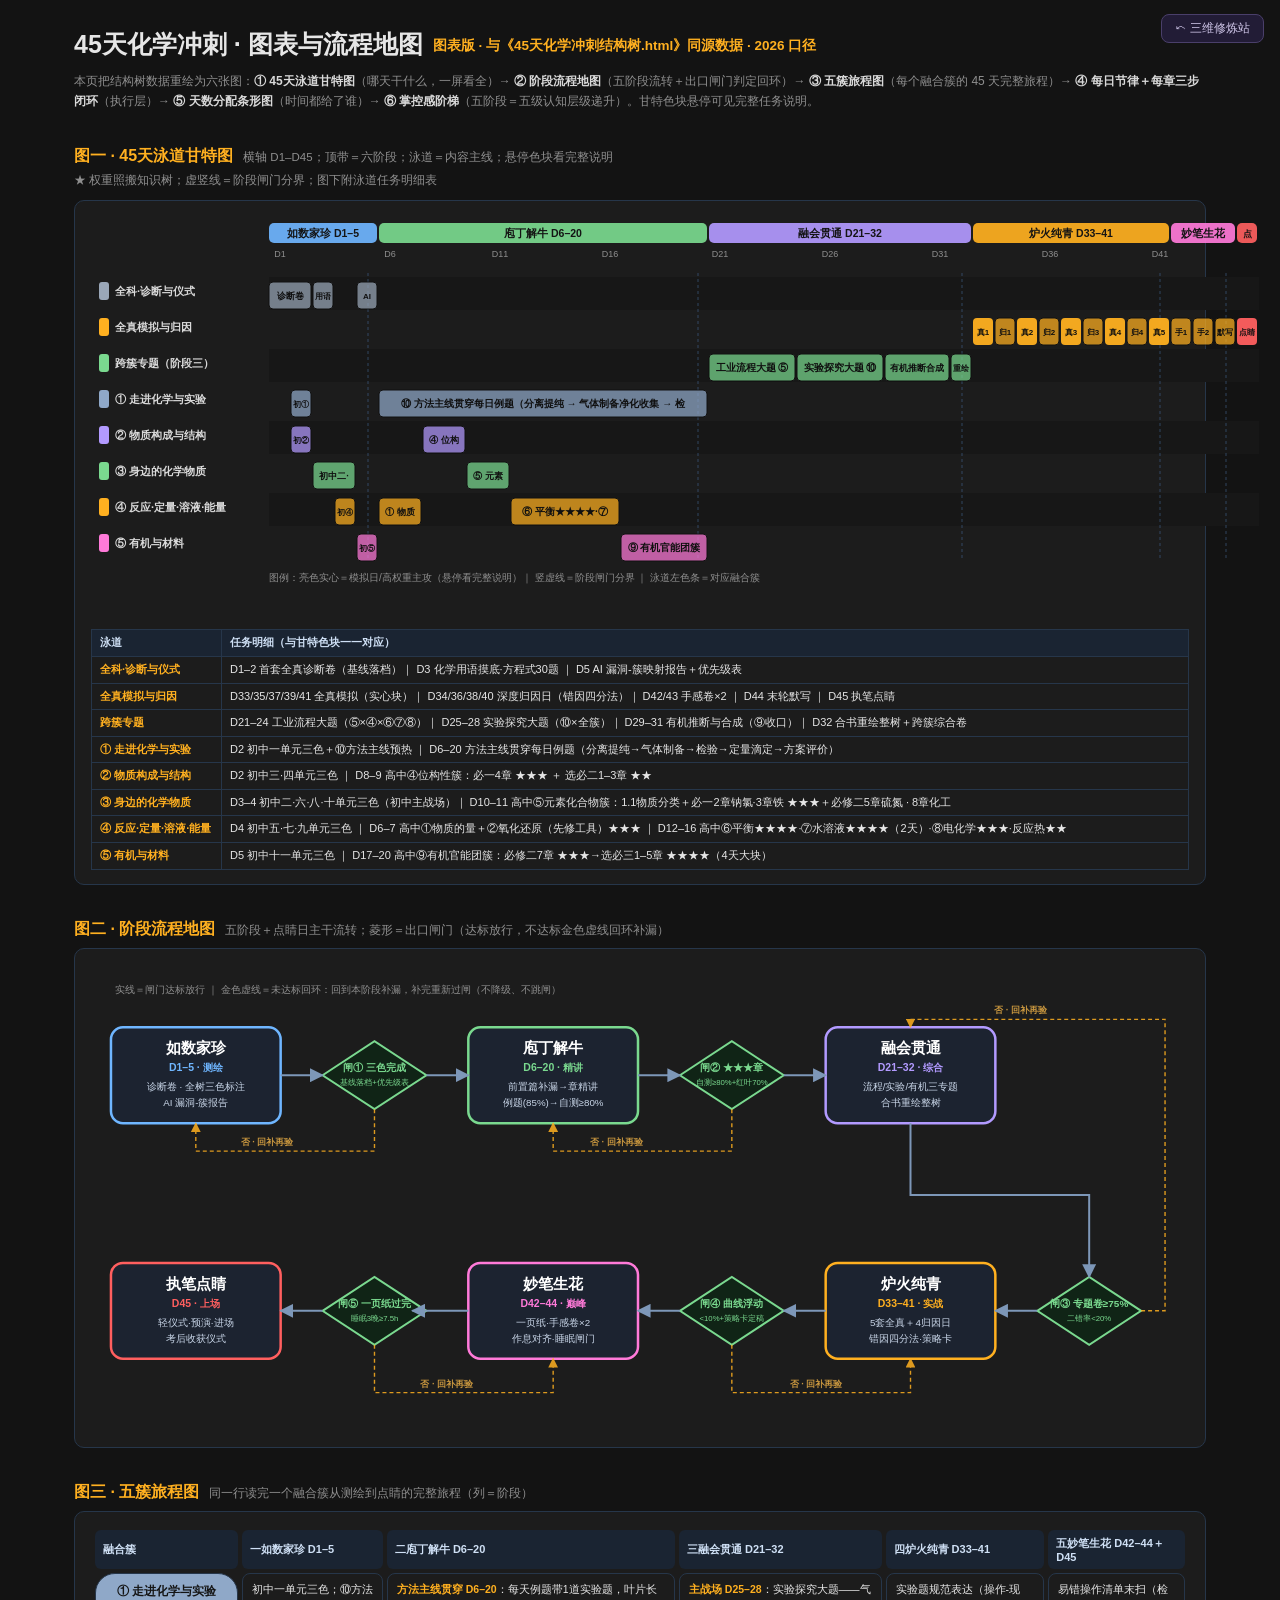
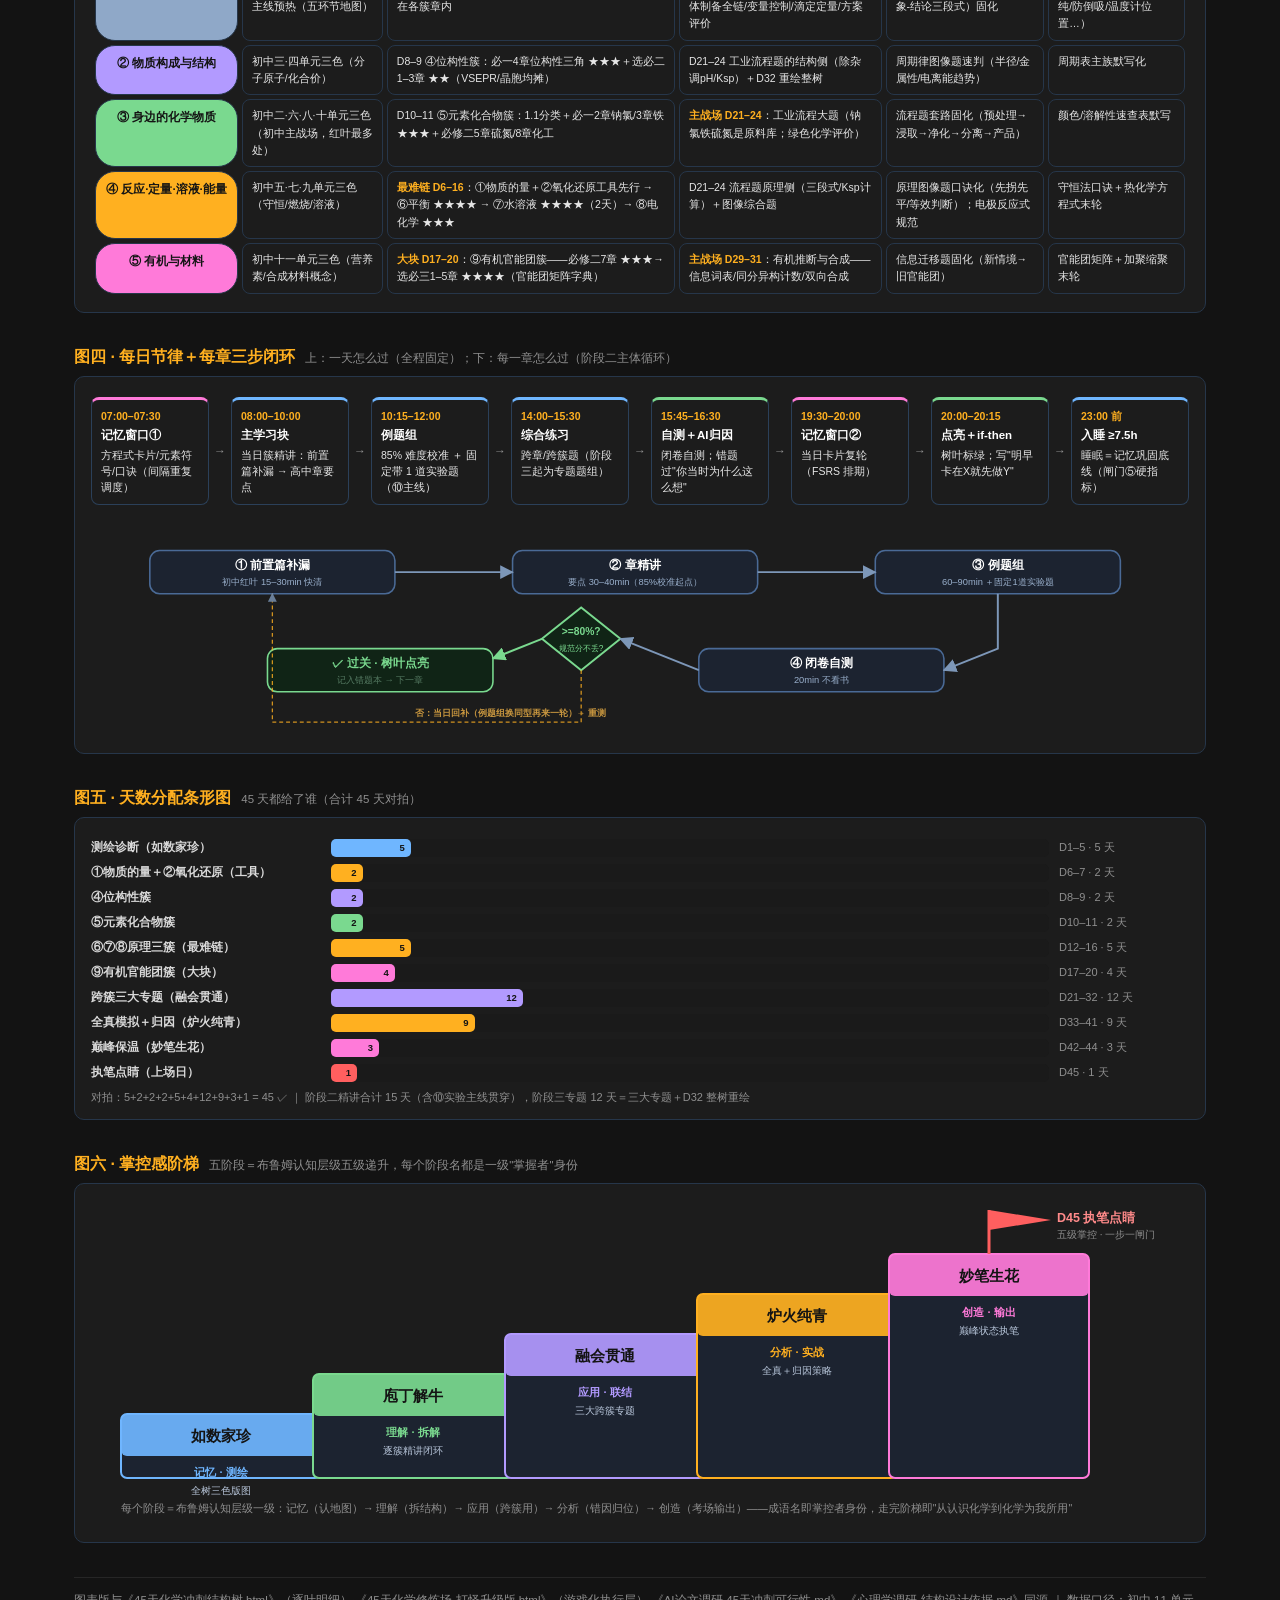
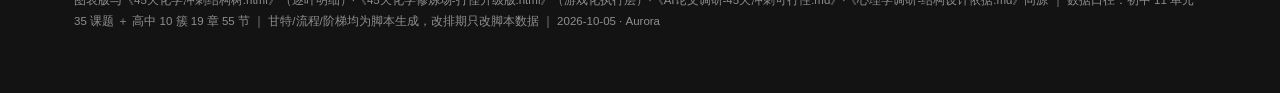
<file: charts.html>
<!DOCTYPE html>
<html lang="zh-CN">
<head>
<meta charset="UTF-8">
<title>45天化学冲刺 · 图表与流程地图（甘特 · 流程 · 旅程 · 节律 · 分配 · 阶梯）</title>
<style>
  :root{--bg:#131313;--panel:#1c1c1c;--line:#2c4a6e;--txt:#e6e6e6;--dim:#8f8f8f;
        --c:#b29aff;--warm:#ffb020;--ok:#7ad98f;--m:#ff7ad9;--p:#6fb6ff;}
  *{margin:0;padding:0;box-sizing:border-box}
  body{background:var(--bg);color:var(--txt);font-family:"PingFang SC","Microsoft YaHei",sans-serif;width:1200px;padding:28px 34px 60px;margin:0 auto}
  h1{font-size:25px}
  h1 .v{color:var(--warm);font-size:13.5px;vertical-align:middle;margin-left:10px}
  .meta{color:var(--dim);font-size:12px;margin:10px 0 20px;line-height:1.7}
  .meta b{color:#d9d9d9}
  h2{font-size:16px;color:var(--warm);margin:34px 0 4px;font-weight:800}
  h2 small{font-size:11.5px;color:var(--dim);font-weight:400;margin-left:10px}
  .sub{font-size:11.5px;color:var(--dim);margin-bottom:10px;line-height:1.7}
  .panel{background:var(--panel);border:1px solid #26364a;border-radius:10px;padding:14px 16px;margin-top:8px}
  svg{display:block}
  svg text{font-family:"PingFang SC","Microsoft YaHei",sans-serif}
  table.det{border-collapse:collapse;font-size:11px;width:100%;margin-top:10px}
  table.det th,table.det td{border:1px solid #26364a;padding:4px 8px;text-align:left;line-height:1.6;vertical-align:top}
  table.det th{background:#1a2432;color:#cfe0f5;font-size:11px;white-space:nowrap}
  table.det td.k{color:var(--warm);font-weight:700;white-space:nowrap}
  .dayflow{display:flex;gap:5px;align-items:stretch;margin-top:6px}
  .dcard{flex:1;min-width:0;background:var(--panel);border:1px solid #2b4059;border-top:3px solid var(--p);border-radius:8px;padding:8px 9px;font-size:10.5px;line-height:1.55}
  .dcard b{display:block;font-size:11.5px;color:#fff;margin-bottom:2px}
  .dcard .t{color:var(--warm);font-weight:800;font-size:10.5px;display:block;margin-bottom:3px}
  .dcard.gate{border-top-color:var(--ok)}
  .dcard.mem{border-top-color:var(--m)}
  .darrow{align-self:center;color:var(--dim);font-size:12px;flex:0 0 auto}
  table.journey{width:100%;border-collapse:separate;border-spacing:4px}
  table.journey th{font-size:11px;color:#cfe0f5;background:#1a2432;border-radius:6px;padding:6px 8px;font-weight:700;text-align:left}
  table.journey td{background:var(--panel);border:1px solid #26364a;border-radius:8px;padding:7px 9px;font-size:10.5px;line-height:1.65;vertical-align:top}
  table.journey td.badge{white-space:nowrap;font-weight:800;color:#141414;border-radius:20px;text-align:center;font-size:11.5px;padding:8px 10px;width:120px}
  table.journey .b1{background:#8fa8c8}table.journey .b2{background:var(--c)}table.journey .b3{background:var(--ok)}table.journey .b4{background:var(--warm)}table.journey .b5{background:var(--m)}
  table.journey td .st{color:var(--warm);font-weight:700}
  .brow{display:flex;align-items:center;margin:7px 0;font-size:11.5px}
  .brow .lb{flex:0 0 240px;color:#d9d9d9;font-weight:600}
  .brow .track{flex:1;background:#1a1a1a;border-radius:5px;height:18px;position:relative}
  .brow .fill{height:100%;border-radius:5px;min-width:26px;display:flex;align-items:center;justify-content:flex-end;padding-right:6px;color:#141414;font-size:9.5px;font-weight:800}
  .brow .val{flex:0 0 130px;margin-left:10px;color:var(--dim);font-size:11px}
  .foot{margin-top:34px;border-top:1px solid #262626;padding-top:12px;color:var(--dim);font-size:11.5px;line-height:1.9}
</style>
</head>
<body>
<a href="./index.html" title="回到三维修炼站主页" style="position:fixed;top:14px;right:16px;z-index:9;background:#221c36;border:1px solid #4a3f6a;color:#cfc6e8;border-radius:8px;padding:6px 13px;font-size:11.5px;text-decoration:none"
   onmouseover="this.style.borderColor='#f0c060';this.style.color='#f0c060'" onmouseout="this.style.borderColor='#4a3f6a';this.style.color='#cfc6e8'">⤺ 三维修炼站</a>
<h1>45天化学冲刺 · 图表与流程地图<span class="v">图表版 · 与《45天化学冲刺结构树.html》同源数据 · 2026 口径</span></h1>
<div class="meta">
  本页把结构树数据重绘为六张图：<b>① 45天泳道甘特图</b>（哪天干什么，一屏看全）→ <b>② 阶段流程地图</b>（五阶段流转＋出口闸门判定回环）→ <b>③ 五簇旅程图</b>（每个融合簇的 45 天完整旅程）→ <b>④ 每日节律＋每章三步闭环</b>（执行层）→ <b>⑤ 天数分配条形图</b>（时间都给了谁）→ <b>⑥ 掌控感阶梯</b>（五阶段＝五级认知层级递升）。甘特色块悬停可见完整任务说明。
</div>

<h2>图一 · 45天泳道甘特图<small>横轴 D1–D45；顶带＝六阶段；泳道＝内容主线；悬停色块看完整说明</small></h2>
<div class="sub">★ 权重照搬知识树；虚竖线＝阶段闸门分界；图下附泳道任务明细表</div>
<div class="panel">
<svg id="gantt" viewBox="0 0 1180 404" width="1180" height="404"></svg>
<table class="det">
  <tr><th style="width:130px">泳道</th><th>任务明细（与甘特色块一一对应）</th></tr>
  <tr><td class="k">全科·诊断与仪式</td><td>D1–2 首套全真诊断卷（基线落档）｜ D3 化学用语摸底·方程式30题 ｜ D5 AI 漏洞-簇映射报告＋优先级表</td></tr>
  <tr><td class="k">全真模拟与归因</td><td>D33/35/37/39/41 全真模拟（实心块）｜ D34/36/38/40 深度归因日（错因四分法）｜ D42/43 手感卷×2 ｜ D44 末轮默写 ｜ D45 执笔点睛</td></tr>
  <tr><td class="k">跨簇专题</td><td>D21–24 工业流程大题（⑤×④×⑥⑦⑧）｜ D25–28 实验探究大题（⑩×全簇）｜ D29–31 有机推断与合成（⑨收口）｜ D32 合书重绘整树＋跨簇综合卷</td></tr>
  <tr><td class="k">① 走进化学与实验</td><td>D2 初中一单元三色＋⑩方法主线预热 ｜ D6–20 方法主线贯穿每日例题（分离提纯→气体制备→检验→定量滴定→方案评价）</td></tr>
  <tr><td class="k">② 物质构成与结构</td><td>D2 初中三·四单元三色 ｜ D8–9 高中④位构性簇：必一4章 ★★★ ＋ 选必二1–3章 ★★</td></tr>
  <tr><td class="k">③ 身边的化学物质</td><td>D3–4 初中二·六·八·十单元三色（初中主战场）｜ D10–11 高中⑤元素化合物簇：1.1物质分类＋必一2章钠氯·3章铁 ★★★＋必修二5章硫氮 · 8章化工</td></tr>
  <tr><td class="k">④ 反应·定量·溶液·能量</td><td>D4 初中五·七·九单元三色 ｜ D6–7 高中①物质的量＋②氧化还原（先修工具）★★★ ｜ D12–16 高中⑥平衡★★★★·⑦水溶液★★★★（2天）·⑧电化学★★★·反应热★★</td></tr>
  <tr><td class="k">⑤ 有机与材料</td><td>D5 初中十一单元三色 ｜ D17–20 高中⑨有机官能团簇：必修二7章 ★★★→选必三1–5章 ★★★★（4天大块）</td></tr>
</table>
</div>

<h2>图二 · 阶段流程地图<small>五阶段＋点睛日主干流转；菱形＝出口闸门（达标放行，不达标金色虚线回环补漏）</small></h2>
<div class="panel">
<svg id="flow" viewBox="0 0 1100 470" width="100%" height="470"></svg>
</div>

<h2>图三 · 五簇旅程图<small>同一行读完一个融合簇从测绘到点睛的完整旅程（列＝阶段）</small></h2>
<div class="panel">
<table class="journey">
  <tr><th style="width:120px">融合簇</th><th>一如数家珍 D1–5</th><th>二庖丁解牛 D6–20</th><th>三融会贯通 D21–32</th><th>四炉火纯青 D33–41</th><th>五妙笔生花 D42–44＋D45</th></tr>
  <tr><td class="badge b1">① 走进化学与实验</td>
    <td>初中一单元三色；⑩方法主线预热（五环节地图）</td>
    <td><span class="st">方法主线贯穿 D6–20</span>：每天例题带1道实验题，叶片长在各簇章内</td>
    <td><span class="st">主战场 D25–28</span>：实验探究大题——气体制备全链/变量控制/滴定定量/方案评价</td>
    <td>实验题规范表达（操作-现象-结论三段式）固化</td>
    <td>易错操作清单末扫（检纯/防倒吸/温度计位置…）</td></tr>
  <tr><td class="badge b2">② 物质构成与结构</td>
    <td>初中三·四单元三色（分子原子/化合价）</td>
    <td>D8–9 ④位构性簇：必一4章位构性三角 ★★★＋选必二1–3章 ★★（VSEPR/晶胞均摊）</td>
    <td>D21–24 工业流程题的结构侧（除杂调pH/Ksp）＋D32 重绘整树</td>
    <td>周期律图像题速判（半径/金属性/电离能趋势）</td>
    <td>周期表主族默写化</td></tr>
  <tr><td class="badge b3">③ 身边的化学物质</td>
    <td>初中二·六·八·十单元三色（初中主战场，红叶最多处）</td>
    <td>D10–11 ⑤元素化合物簇：1.1分类＋必一2章钠氯/3章铁 ★★★＋必修二5章硫氮/8章化工</td>
    <td><span class="st">主战场 D21–24</span>：工业流程大题（钠氯铁硫氮是原料库；绿色化学评价）</td>
    <td>流程题套路固化（预处理→浸取→净化→分离→产品）</td>
    <td>颜色/溶解性速查表默写</td></tr>
  <tr><td class="badge b4">④ 反应·定量·溶液·能量</td>
    <td>初中五·七·九单元三色（守恒/燃烧/溶液）</td>
    <td><span class="st">最难链 D6–16</span>：①物质的量＋②氧化还原工具先行 → ⑥平衡 ★★★★ → ⑦水溶液 ★★★★（2天）→ ⑧电化学 ★★★</td>
    <td>D21–24 流程题原理侧（三段式/Ksp计算）＋图像综合题</td>
    <td>原理图像题口诀化（先拐先平/等效判断）；电极反应式规范</td>
    <td>守恒法口诀＋热化学方程式末轮</td></tr>
  <tr><td class="badge b5">⑤ 有机与材料</td>
    <td>初中十一单元三色（营养素/合成材料概念）</td>
    <td><span class="st">大块 D17–20</span>：⑨有机官能团簇——必修二7章 ★★★→选必三1–5章 ★★★★（官能团矩阵字典）</td>
    <td><span class="st">主战场 D29–31</span>：有机推断与合成——信息词表/同分异构计数/双向合成</td>
    <td>信息迁移题固化（新情境→旧官能团）</td>
    <td>官能团矩阵＋加聚缩聚末轮</td></tr>
</table>
</div>

<h2>图四 · 每日节律＋每章三步闭环<small>上：一天怎么过（全程固定）；下：每一章怎么过（阶段二主体循环）</small></h2>
<div class="panel">
  <div class="dayflow">
    <div class="dcard mem"><span class="t">07:00–07:30</span><b>记忆窗口①</b>方程式卡片/元素符号/口诀（间隔重复调度）</div>
    <div class="darrow">→</div>
    <div class="dcard"><span class="t">08:00–10:00</span><b>主学习块</b>当日簇精讲：前置篇补漏 → 高中章要点</div>
    <div class="darrow">→</div>
    <div class="dcard"><span class="t">10:15–12:00</span><b>例题组</b>85% 难度校准 ＋ 固定带 1 道实验题（⑩主线）</div>
    <div class="darrow">→</div>
    <div class="dcard"><span class="t">14:00–15:30</span><b>综合练习</b>跨章/跨簇题（阶段三起为专题题组）</div>
    <div class="darrow">→</div>
    <div class="dcard gate"><span class="t">15:45–16:30</span><b>自测＋AI归因</b>闭卷自测；错题过"你当时为什么这么想"</div>
    <div class="darrow">→</div>
    <div class="dcard mem"><span class="t">19:30–20:00</span><b>记忆窗口②</b>当日卡片复轮（FSRS 排期）</div>
    <div class="darrow">→</div>
    <div class="dcard gate"><span class="t">20:00–20:15</span><b>点亮＋if-then</b>树叶标绿；写"明早卡在X就先做Y"</div>
    <div class="darrow">→</div>
    <div class="dcard"><span class="t">23:00 前</span><b>入睡 ≥7.5h</b>睡眠＝记忆巩固底线（闸门⑤硬指标）</div>
  </div>
  <svg id="loop" viewBox="0 0 1120 220" width="100%" height="220" style="margin-top:14px"></svg>
</div>

<h2>图五 · 天数分配条形图<small>45 天都给了谁（合计 45 天对拍）</small></h2>
<div class="panel">
  <div class="brow"><div class="lb">测绘诊断（如数家珍）</div><div class="track"><div class="fill" style="width:11.1%;background:#6fb6ff">5</div></div><div class="val">D1–5 · 5 天</div></div>
  <div class="brow"><div class="lb">①物质的量＋②氧化还原（工具）</div><div class="track"><div class="fill" style="width:4.4%;background:#ffb020">2</div></div><div class="val">D6–7 · 2 天</div></div>
  <div class="brow"><div class="lb">④位构性簇</div><div class="track"><div class="fill" style="width:4.4%;background:#b29aff">2</div></div><div class="val">D8–9 · 2 天</div></div>
  <div class="brow"><div class="lb">⑤元素化合物簇</div><div class="track"><div class="fill" style="width:4.4%;background:#7ad98f">2</div></div><div class="val">D10–11 · 2 天</div></div>
  <div class="brow"><div class="lb">⑥⑦⑧原理三簇（最难链）</div><div class="track"><div class="fill" style="width:11.1%;background:#ffb020">5</div></div><div class="val">D12–16 · 5 天</div></div>
  <div class="brow"><div class="lb">⑨有机官能团簇（大块）</div><div class="track"><div class="fill" style="width:8.9%;background:#ff7ad9">4</div></div><div class="val">D17–20 · 4 天</div></div>
  <div class="brow"><div class="lb">跨簇三大专题（融会贯通）</div><div class="track"><div class="fill" style="width:26.7%;background:#b29aff">12</div></div><div class="val">D21–32 · 12 天</div></div>
  <div class="brow"><div class="lb">全真模拟＋归因（炉火纯青）</div><div class="track"><div class="fill" style="width:20%;background:#ffb020">9</div></div><div class="val">D33–41 · 9 天</div></div>
  <div class="brow"><div class="lb">巅峰保温（妙笔生花）</div><div class="track"><div class="fill" style="width:6.7%;background:#ff7ad9">3</div></div><div class="val">D42–44 · 3 天</div></div>
  <div class="brow"><div class="lb">执笔点睛（上场日）</div><div class="track"><div class="fill" style="width:2.2%;background:#ff5f5f">1</div></div><div class="val">D45 · 1 天</div></div>
  <div style="color:var(--dim);font-size:11px;margin-top:8px">对拍：5+2+2+2+5+4+12+9+3+1 = 45 ✓ ｜ 阶段二精讲合计 15 天（含⑩实验主线贯穿），阶段三专题 12 天＝三大专题＋D32 整树重绘</div>
</div>

<h2>图六 · 掌控感阶梯<small>五阶段＝布鲁姆认知层级五级递升，每个阶段名都是一级"掌握者"身份</small></h2>
<div class="panel">
<svg id="ladder" viewBox="0 0 1120 330" width="1120" height="330"></svg>
</div>

<div class="foot">
  图表版与《45天化学冲刺结构树.html》（逐叶明细）·《45天化学修炼场-打怪升级版.html》（游戏化执行层）·《AI论文调研-45天冲刺可行性.md》·《心理学调研-结构设计依据.md》同源 ｜ 数据口径：初中 11 单元 35 课题 ＋ 高中 10 簇 19 章 55 节 ｜ 甘特/流程/阶梯均为脚本生成，改排期只改脚本数据 ｜ 2026-10-05 · Aurora
</div>

<script>
const NS='http://www.w3.org/2000/svg';
function el(t,a,txt){const e=document.createElementNS(NS,t);for(const k in a)e.setAttribute(k,a[k]);if(txt!==undefined)e.textContent=txt;if(a&&a.title){const ti=document.createElementNS(NS,'title');ti.textContent=a.title;e.appendChild(ti);}return e;}
function attach(id){return document.getElementById(id);}

/* ═══ 图1 甘特 ═══ */
(function(){
  const svg=attach('gantt'); if(!svg)return;
  const X0=178,CW=22,RH=36,Y0=64;
  const lanes=[
    {name:'全科·诊断与仪式',color:'#9aa7b8'},
    {name:'全真模拟与归因',color:'#ffb020'},
    {name:'跨簇专题（阶段三）',color:'#7ad98f'},
    {name:'① 走进化学与实验',color:'#8fa8c8'},
    {name:'② 物质构成与结构',color:'#b29aff'},
    {name:'③ 身边的化学物质',color:'#7ad98f'},
    {name:'④ 反应·定量·溶液·能量',color:'#ffb020'},
    {name:'⑤ 有机与材料',color:'#ff7ad9'},
  ];
  const stages=[
    {name:'如数家珍',d:[1,5],c:'#6fb6ff'},
    {name:'庖丁解牛',d:[6,20],c:'#7ad98f'},
    {name:'融会贯通',d:[21,32],c:'#b29aff'},
    {name:'炉火纯青',d:[33,41],c:'#ffb020'},
    {name:'妙笔生花',d:[42,44],c:'#ff7ad9'},
    {name:'点睛',d:[45,45],c:'#ff5f5f'},
  ];
  stages.forEach(s=>{
    const x=X0+(s.d[0]-1)*CW,w=(s.d[1]-s.d[0]+1)*CW;
    svg.appendChild(el('rect',{x,y:8,width:w-2,height:20,rx:5,fill:s.c,opacity:.92}));
    svg.appendChild(el('text',{x:x+w/2-1,y:22,'text-anchor':'middle',fill:'#141414','font-size':w<30?9:10.5,'font-weight':800},w<26?s.name[0]:s.name+(w>80?' D'+s.d[0]+'–'+s.d[1]:'')));
  });
  for(let d=1;d<=45;d+=5) svg.appendChild(el('text',{x:X0+(d-1)*CW+CW/2,y:42,'text-anchor':'middle',fill:'#8f8f8f','font-size':9},'D'+d));
  lanes.forEach((ln,i)=>{
    const y=Y0+i*RH;
    if(i%2===0) svg.appendChild(el('rect',{x:X0,y:y-2,width:45*CW,height:RH-3,fill:'#171717'}));
    svg.appendChild(el('rect',{x:8,y:y+3,width:10,height:18,rx:3,fill:ln.color}));
    svg.appendChild(el('text',{x:24,y:y+16,fill:'#d9d9d9','font-size':11,'font-weight':700},ln.name));
  });
  [5.5,20.5,32.5,41.5,44.5].forEach(dd=>{
    svg.appendChild(el('line',{x1:X0+(dd-1)*CW,y1:Y0-6,x2:X0+(dd-1)*CW,y2:Y0+8*RH-8,stroke:'#3d5a80','stroke-width':1,'stroke-dasharray':'3 3',opacity:.7}));
  });
  const blocks=[
    [0,1,2,'诊断卷','D1–2 首套全真诊断卷（目标学段真题·按考试时长）——基线分落档'],
    [0,3,1,'用语','D3 化学用语摸底：方程式书写30题（配平/条件/状态/离子方程式）'],
    [0,5,1,'AI','D5 AI 漏洞-簇映射报告＋个人优先级表'],
    [1,33,1,'真1','D33 全真模拟①（按考试时长＋涂卡）',1],[1,34,1,'归1','D34 深度归因①：错因四分法'],
    [1,35,1,'真2','D35 全真模拟②',1],[1,36,1,'归2','D36 深度归因②'],
    [1,37,1,'真3','D37 全真模拟③',1],[1,38,1,'归3','D38 深度归因③'],
    [1,39,1,'真4','D39 全真模拟④',1],[1,40,1,'归4','D40 深度归因④'],
    [1,41,1,'真5','D41 全真模拟⑤',1],
    [1,42,1,'手1','D42 手感卷①（轻模拟不追分）'],[1,43,1,'手2','D43 手感卷②'],
    [1,44,1,'默写','D44 末轮默写：周期表/溶解性/活动性/化合价'],
    [1,45,1,'点睛','D45 执笔点睛：轻仪式＋预演＋进场',2],
    [2,21,4,'工业流程大题 ⑤×④×原理','D21–24 专题一·工业流程：主线拆解→除杂调pH/Ksp→产率绿色化学→限时3套'],
    [2,25,4,'实验探究大题 ⑩×全簇','D25–28 专题二·实验探究：气体制备全链→变量控制→滴定定量→方案设计与评价'],
    [2,29,3,'有机推断合成 ⑨','D29–31 专题三·有机：信息词表→同分异构计数→合成路线双向设计'],
    [2,32,1,'重绘','D32 合书重绘整棵树导图＋跨簇综合卷（阶段验收）'],
    [3,2,1,'初①','D2 初中一单元三色：物质的变化和性质｜化学实验与科学探究'],
    [3,6,15,'⑩ 方法主线贯穿每日例题（分离提纯 → 气体制备净化收集 → 检验 → 定量滴定 → 方案设计与评价）','D6–20 实验方法主线不占独立日：每天例题组固定带1道实验题（当天所学簇的实验落点）'],
    [4,2,1,'初②','D2 初中三单元（分子原子/原子结构/元素）＋四单元（水资源/水的组成/化学式化合价）三色'],
    [4,8,2,'④ 位构性簇 ★★★','D8 必一4章物质结构周期律 ★★★（位构性三角互推）｜D9 选必二1–3章 ★★（电离能电负性/VSEPR/晶胞均摊）'],
    [5,3,2,'初中二·六·八·十单元（主战场）','D3–4 初中二单元（空气氧气）·六单元（碳及氧化物）·八单元（金属活动性）·十单元（酸碱盐复分解）三色——初中红叶最多处'],
    [5,10,2,'⑤ 元素化合物簇 ★★★','D10 物质分类1.1＋必一2章钠氯 ★★★｜D11 必一3章铁 ★★★＋必修二5章硫氮 ★★★＋8章化工 ★★'],
    [6,4,1,'初④','D4 初中五单元（质量守恒/化学方程式）·七单元（燃烧化石能源）·九单元（溶液溶解度质量分数）三色'],
    [6,6,2,'① 物质的量＋② 氧化还原 ★★★','D6 ①物质的量簇（NA/M/Vm/c四座桥·必一2.3）｜D7 ②氧化还原簇（配平双守恒·强制弱·必一1.3）——先修工具'],
    [6,12,5,'⑥ 平衡★★★★·⑦ 水溶液★★★★·⑧ 电化学★★★','D12 反应热/盖斯 ★★＋必修二6章｜D13 选必一2章速率平衡 ★★★★（三段式/K/等效平衡）｜D14–15 选必一3章水溶液四大平衡 ★★★★（三大守恒/Ksp·留足2天）｜D16 选必一4章电化学 ★★★（电极反应式三步/新型电池）'],
    [7,5,1,'初⑤','D5 初中十一单元三色：化学与人体健康｜有机合成材料（链节/单体/聚合度概念先立）'],
    [7,17,4,'⑨ 有机官能团簇 ★★★★','D17 必修二7章 ★★★（碳四键/乙烯/乙醇乙酸）→D18 选必三1章＋2章烃 ★★★★（取代加成聚合矩阵）→D19 3章烃衍生物 ★★★★（官能团字典/银镜检验）→D20 4章生物大分子＋5章合成高分子 ★★★★（加聚缩聚双向）'],
  ];
  blocks.forEach(b=>{
    const [li,d0,days,label,title,strong]=b;
    const x=X0+(d0-1)*CW,y=Y0+li*RH+3,w=days*CW-2,h=RH-9;
    const fill=strong===2?'#ff5f5f':lanes[li].color;
    const r=el('rect',{x,y,width:w,height:h,rx:4,fill,opacity:strong?0.95:0.72,title});
    if(!strong)r.setAttribute('stroke','#0f0f0f');
    svg.appendChild(r);
    const fs=days>=4?10:(days>=2?9:8);
    const maxChars=Math.max(0,Math.floor((w-2)/fs));
    const tx=label.length>maxChars?label.slice(0,maxChars):label;
    svg.appendChild(el('text',{x:x+w/2,y:y+h/2+3.5,'text-anchor':'middle',fill:'#101010','font-size':fs,'font-weight':700,title},tx));
  });
  svg.appendChild(el('text',{x:X0,y:Y0+8*RH+14,fill:'#8f8f8f','font-size':10},'图例：亮色实心＝模拟日/高权重主攻（悬停看完整说明）｜ 竖虚线＝阶段闸门分界 ｜ 泳道左色条＝对应融合簇'));
})();

/* ═══ 图2 流程地图（蛇形双排重排：闸门独立列，回环走专用通道，零遮挡） ═══ */
(function(){
  const svg=attach('flow'); if(!svg)return;
  svg.appendChild(el('defs',{})).innerHTML='<marker id="a2" viewBox="0 0 10 10" refX="9" refY="5" markerWidth="7" markerHeight="7" orient="auto-start-reverse"><path d="M0,0 L10,5 L0,10 z" fill="#7d97b8"/></marker><marker id="a3" viewBox="0 0 10 10" refX="9" refY="5" markerWidth="7" markerHeight="7" orient="auto-start-reverse"><path d="M0,0 L10,5 L0,10 z" fill="#ffb020"/></marker>';
  const nodes=[
    {name:'如数家珍',d:'D1–5 · 测绘',l1:'诊断卷 · 全树三色标注',l2:'AI 漏洞-簇报告',c:'#6fb6ff'},
    {name:'庖丁解牛',d:'D6–20 · 精讲',l1:'前置篇补漏→章精讲',l2:'例题(85%)→自测≥80%',c:'#7ad98f'},
    {name:'融会贯通',d:'D21–32 · 综合',l1:'流程/实验/有机三专题',l2:'合书重绘整树',c:'#b29aff'},
    {name:'炉火纯青',d:'D33–41 · 实战',l1:'5套全真＋4归因日',l2:'错因四分法·策略卡',c:'#ffb020'},
    {name:'妙笔生花',d:'D42–44 · 巅峰',l1:'一页纸·手感卷×2',l2:'作息对齐·睡眠闸门',c:'#ff7ad9'},
    {name:'执笔点睛',d:'D45 · 上场',l1:'轻仪式·预演·进场',l2:'考后收获仪式',c:'#ff5f5f'},
  ];
  const gates=[
    {t:['闸①','三色完成','基线落档+优先级表']},
    {t:['闸②','★★★章','自测≥80%+红叶70%']},
    {t:['闸③','专题卷≥75%','二错率<20%']},
    {t:['闸④','曲线浮动','<10%+策略卡定稿']},
    {t:['闸⑤','一页纸过完','睡眠3晚≥7.5h']},
  ];
  // 蛇形：上行 S1→G1→S2→G2→S3，右侧折弯下 G3，下行（右→左）S4→G4→S5→G5→S6
  // 全部坐标收在 viewBox 1100 内（面板内容区宽），不越界
  const W=170,H=96,GW=104,GH=68;
  const y1=64,y2=300,cy1=y1+H/2,cy2=y2+H/2;
  const P={
    S1:[20,y1],   G1:[232,78],  S2:[378,y1],  G2:[590,78],  S3:[736,y1],
    G3:[948,314], S4:[736,y2],  G4:[590,314], S5:[378,y2],  G5:[232,314], S6:[20,y2],
  };
  function node(n,p){
    const [x,y]=p;
    svg.appendChild(el('rect',{x,y,width:W,height:H,rx:12,fill:'#1c2330',stroke:n.c,'stroke-width':2.5}));
    svg.appendChild(el('text',{x:x+W/2,y:y+26,'text-anchor':'middle',fill:'#fff','font-size':15.5,'font-weight':800},n.name));
    svg.appendChild(el('text',{x:x+W/2,y:y+44,'text-anchor':'middle',fill:n.c,'font-size':10.5,'font-weight':700},n.d));
    svg.appendChild(el('text',{x:x+W/2,y:y+63,'text-anchor':'middle',fill:'#c9d6e8','font-size':9.8},n.l1));
    svg.appendChild(el('text',{x:x+W/2,y:y+79,'text-anchor':'middle',fill:'#c9d6e8','font-size':9.8},n.l2));
  }
  function gate(g,p){
    const [x,y]=p,cx=x+GW/2,cy=y+GH/2;
    svg.appendChild(el('polygon',{points:`${x},${cy} ${cx},${y} ${x+GW},${cy} ${cx},${y+GH}`,fill:'#102416',stroke:'#7ad98f','stroke-width':2}));
    svg.appendChild(el('text',{x:cx,y:cy-4,'text-anchor':'middle',fill:'#7ad98f','font-size':10,'font-weight':800},g.t[0]+' '+g.t[1]));
    svg.appendChild(el('text',{x:cx,y:cy+10,'text-anchor':'middle',fill:'#7ad98f','font-size':7.8},g.t[2]));
  }
  function arrow(d){svg.appendChild(el('path',{d,stroke:'#7d97b8','stroke-width':2,fill:'none','marker-end':'url(#a2)'}));}
  function loop(d,lx,ly){
    svg.appendChild(el('path',{d,stroke:'#ffb020','stroke-width':1.4,fill:'none','stroke-dasharray':'4 3',opacity:.85,'marker-end':'url(#a3)'}));
    svg.appendChild(el('text',{x:lx,y:ly,fill:'#c9973f','font-size':9,'font-weight':700},'否 · 回补再验'));
  }
  [nodes[0],nodes[1],nodes[2],nodes[3],nodes[4],nodes[5]].forEach((n,i)=>node(n,[P.S1,P.S2,P.S3,P.S4,P.S5,P.S6][i]));
  gates.forEach((g,i)=>gate(g,[P.G1,P.G2,P.G3,P.G4,P.G5][i]));
  // 主干（全部水平或直角折弯，绝不穿框）
  arrow(`M190,${cy1} H232`);          // S1→G1
  arrow(`M336,${cy1} H378`);          // G1→S2
  arrow(`M548,${cy1} H590`);          // S2→G2
  arrow(`M694,${cy1} H736`);          // G2→S3
  arrow(`M821,160 V232 H1000 V314`);  // S3→G3（S3 底出，直角折到 G3 顶）
  arrow(`M948,${cy2} H906`);          // G3→S4
  arrow(`M736,${cy2} H694`);          // S4→G4
  arrow(`M590,${cy2} H548`);          // G4→S5
  arrow(`M378,${cy2} H322`);          // S5→G5
  arrow(`M232,${cy2} H190`);          // G5→S6
  // 否·回环：各走专用通道（行间带 y188 / 顶部带 y56 / 底部带 y430），终点垂直进框
  loop(`M284,146 V188 H105 V160`,150,182);      // G1→S1 底部
  loop(`M642,146 V188 H463 V160`,500,182);      // G2→S2 底部
  loop(`M1052,348 H1076 V56 H821 V64`,905,50);  // G3→S3 右缘+顶部
  loop(`M642,382 V430 H821 V396`,700,424);      // G4→S4 底部
  loop(`M284,382 V430 H463 V396`,330,424);      // G5→S5 底部
  svg.appendChild(el('text',{x:24,y:30,fill:'#8f8f8f','font-size':10.5},'实线＝闸门达标放行 ｜ 金色虚线＝未达标回环：回到本阶段补漏，补完重新过闸（不降级、不跳闸）'));
})();

/* ═══ 图4 下：每章三步闭环 ═══ */
(function(){
  const svg=attach('loop'); if(!svg)return;
  svg.appendChild(el('defs',{})).innerHTML='<marker id="la" viewBox="0 0 10 10" refX="9" refY="5" markerWidth="7" markerHeight="7" orient="auto-start-reverse"><path d="M0,0 L10,5 L0,10 z" fill="#7d97b8"/></marker><marker id="lg" viewBox="0 0 10 10" refX="9" refY="5" markerWidth="7" markerHeight="7" orient="auto-start-reverse"><path d="M0,0 L10,5 L0,10 z" fill="#7ad98f"/></marker>';
  const steps=[
    {t:'① 前置篇补漏',s:'初中红叶 15–30min 快清',x:60,y:30},
    {t:'② 章精讲',s:'要点 30–40min（85%校准起点）',x:430,y:30},
    {t:'③ 例题组',s:'60–90min ＋固定1道实验题',x:800,y:30},
    {t:'④ 闭卷自测',s:'20min 不看书',x:620,y:130},
  ];
  steps.forEach(s=>{
    svg.appendChild(el('rect',{x:s.x,y:s.y,width:250,height:44,rx:10,fill:'#1c2330',stroke:'#4a6a96','stroke-width':1.6}));
    svg.appendChild(el('text',{x:s.x+125,y:s.y+19,'text-anchor':'middle',fill:'#fff','font-size':12.5,'font-weight':700},s.t));
    svg.appendChild(el('text',{x:s.x+125,y:s.y+35,'text-anchor':'middle',fill:'#9ab0cc','font-size':9.5},s.s));
  });
  function ar(d,c){svg.appendChild(el('path',{d,stroke:c||'#7d97b8','stroke-width':2,fill:'none','marker-end':`url(#${c?'lg':'la'})`}));}
  ar('M310,52 H430');            // ①→②
  ar('M680,52 H800');            // ②→③
  ar('M925,74 V130 L870,152');   // ③→④ 直角折线（单线单箭头，不再半空断头）
  // ④ → 判定
  svg.appendChild(el('polygon',{points:'500,152 460,120 500,88 540,120',fill:'#102416',stroke:'#7ad98f','stroke-width':2}));
  svg.appendChild(el('text',{x:500,y:116,'text-anchor':'middle',fill:'#7ad98f','font-size':10.5,'font-weight':800},'>=80%?'));
  svg.appendChild(el('text',{x:500,y:132,'text-anchor':'middle',fill:'#7ad98f','font-size':8.5},'规范分不丢?'));
  ar('M620,152 L540,120');
  // 是 → 点亮
  svg.appendChild(el('rect',{x:180,y:130,width:230,height:44,rx:10,fill:'#102416',stroke:'#7ad98f','stroke-width':1.6}));
  svg.appendChild(el('text',{x:295,y:149,'text-anchor':'middle',fill:'#7ad98f','font-size':12,'font-weight':700},'✓ 过关 · 树叶点亮'));
  svg.appendChild(el('text',{x:295,y:165,'text-anchor':'middle',fill:'#557a62','font-size':9.5},'记入错题本 → 下一章'));
  ar('M460,120 L410,140','#7ad98f');
  // 否 → 回②（从菱形底vertex出发，走底部通道，标签在通道上方）
  svg.appendChild(el('path',{d:'M500,152 L500,205 L185,205 L185,74',stroke:'#ffb020','stroke-width':1.3,fill:'none','stroke-dasharray':'4 3',opacity:.8,'marker-end':'url(#la)'}));
  svg.appendChild(el('text',{x:330,y:199,fill:'#c9973f','font-size':9,'font-weight':700},'否：当日回补（例题组换同型再来一轮）→ 重测'));
})();

/* ═══ 图6 阶梯 ═══ */
(function(){
  const svg=attach('ladder'); if(!svg)return;
  const steps=[
    {n:'如数家珍',lv:'记忆 · 测绘',w:'全树三色版图',c:'#6fb6ff'},
    {n:'庖丁解牛',lv:'理解 · 拆解',w:'逐簇精讲闭环',c:'#7ad98f'},
    {n:'融会贯通',lv:'应用 · 联结',w:'三大跨簇专题',c:'#b29aff'},
    {n:'炉火纯青',lv:'分析 · 实战',w:'全真＋归因策略',c:'#ffb020'},
    {n:'妙笔生花',lv:'创造 · 输出',w:'巅峰状态执笔',c:'#ff7ad9'},
  ];
  const SW=200, BASE=280, RISE=40, GAP=192;
  steps.forEach((st,i)=>{
    const x=30+i*GAP, h=64+i*RISE, top=BASE-h;
    svg.appendChild(el('rect',{x,y:top,width:SW,height:h,rx:6,fill:'#1c2330',stroke:st.c,'stroke-width':2}));
    svg.appendChild(el('rect',{x,y:top,width:SW,height:42,rx:6,fill:st.c,opacity:.92}));
    svg.appendChild(el('text',{x:x+SW/2,y:top+27,'text-anchor':'middle',fill:'#141414','font-size':15,'font-weight':800},st.n));
    svg.appendChild(el('text',{x:x+SW/2,y:top+62,'text-anchor':'middle',fill:st.c,'font-size':11,'font-weight':700},st.lv));
    svg.appendChild(el('text',{x:x+SW/2,y:top+80,'text-anchor':'middle',fill:'#b8c6da','font-size':10},st.w));
    if(i<4) svg.appendChild(el('text',{x:x+SW+GAP/2-SW/2,y:top-RISE/2+6,'text-anchor':'middle',fill:'#8f8f8f','font-size':13},'↗'));
  });
  const fx=30+4*GAP+SW/2, ftop=BASE-(64+4*RISE);
  svg.appendChild(el('line',{x1:fx,y1:ftop,x2:fx,y2:ftop-44,stroke:'#ff5f5f','stroke-width':3}));
  svg.appendChild(el('polygon',{points:`${fx},${ftop-44} ${fx+62},${ftop-34} ${fx},${ftop-24}`,fill:'#ff5f5f'}));
  svg.appendChild(el('text',{x:fx+68,y:ftop-32,fill:'#ff8a8a','font-size':12.5,'font-weight':800},'D45 执笔点睛'));
  svg.appendChild(el('text',{x:fx+68,y:ftop-16,fill:'#8f8f8f','font-size':10},'五级掌控 · 一步一闸门'));
  svg.appendChild(el('text',{x:30,y:BASE+34,fill:'#8f8f8f','font-size':10.5},'每个阶段＝布鲁姆认知层级一级：记忆（认地图）→ 理解（拆结构）→ 应用（跨簇用）→ 分析（错因归位）→ 创造（考场输出）——成语名即掌控者身份，走完阶梯即"从认识化学到化学为我所用"'));
})();
</script>
</body>
</html>
</file>
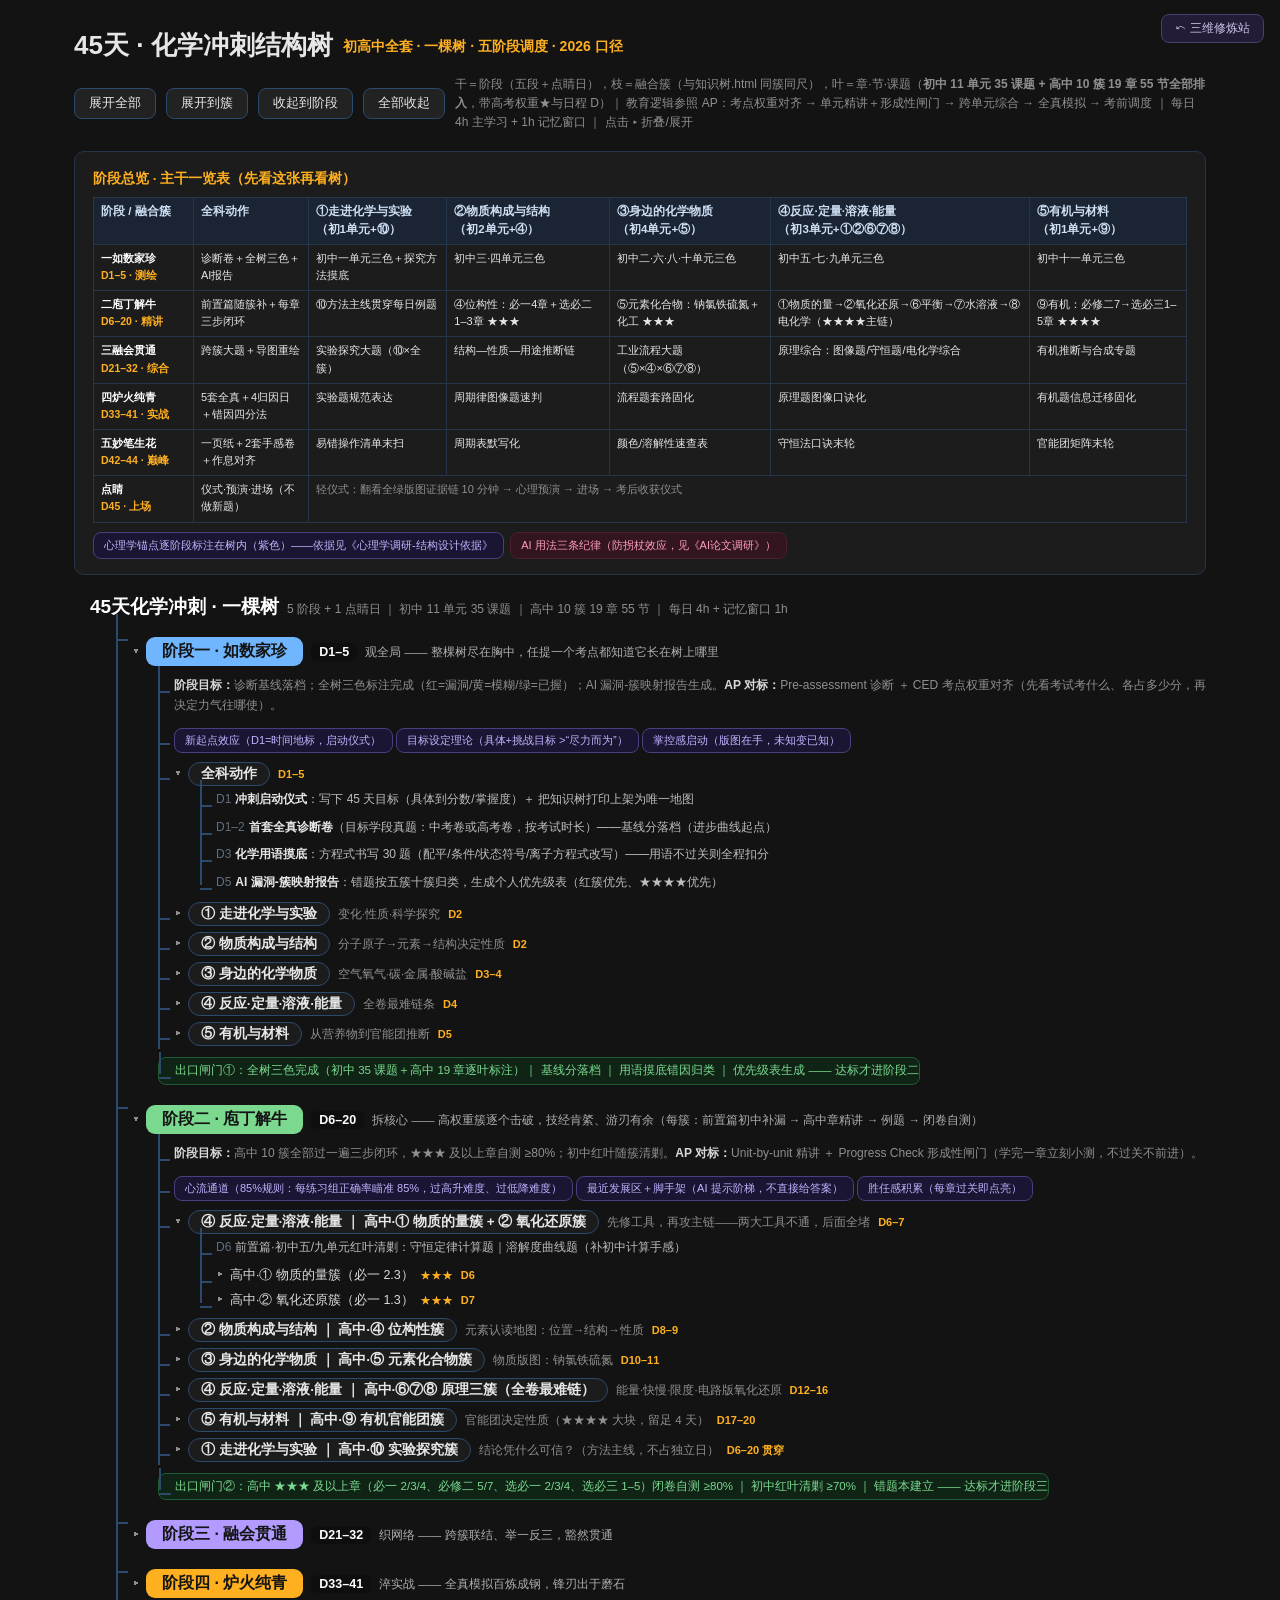
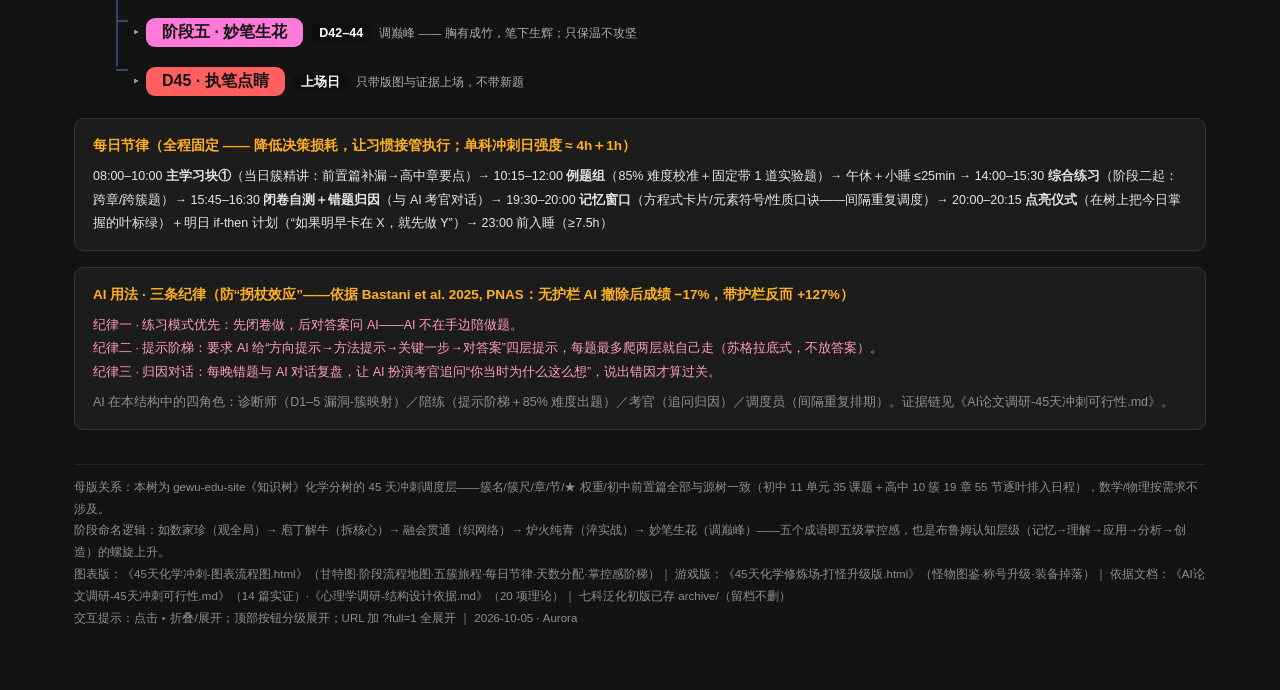
<file: tree.html>
<!DOCTYPE html>
<html lang="zh-CN">
<head>
<meta charset="UTF-8">
<title>45天化学冲刺 · 结构树（如数家珍 → 庖丁解牛 → 融会贯通 → 炉火纯青 → 妙笔生花）</title>
<style>
  :root{--bg:#131313;--panel:#1c1c1c;--line:#2c4a6e;--txt:#e6e6e6;--dim:#8f8f8f;
        --c:#b29aff;--warm:#ffb020;--ok:#7ad98f;}
  *{margin:0;padding:0;box-sizing:border-box}
  body{background:var(--bg);color:var(--txt);font-family:"PingFang SC","Microsoft YaHei",sans-serif;width:1200px;padding:28px 34px 60px;margin:0 auto}
  h1{font-size:26px}
  h1 .v{color:var(--warm);font-size:14px;vertical-align:middle;margin-left:10px}
  .bar{display:flex;align-items:center;gap:10px;margin:12px 0 18px;flex-wrap:wrap}
  .bar .meta{color:var(--dim);font-size:12px;flex:1;min-width:400px;line-height:1.6}
  button{background:#222;border:1px solid var(--line);color:var(--txt);border-radius:8px;padding:6px 14px;font-size:12.5px;cursor:pointer}
  button:hover{border-color:var(--warm);color:var(--warm)}
  /* ── 树 ── */
  .tree ul{margin:0;padding-left:26px;list-style:none}
  .tree>ul{padding-left:0}
  .tree li{position:relative;padding:3px 0 3px 16px}
  .tree li::before{content:'';position:absolute;left:0;top:-6px;bottom:0;border-left:2px solid var(--line)}
  .tree li:last-child::before{height:22px}
  .tree li::after{content:'';position:absolute;left:0;top:19px;width:12px;height:0;border-top:2px solid var(--line)}
  .tree>ul>li::before,.tree>ul>li::after{display:none}
  summary{cursor:pointer;list-style:none;display:inline}
  summary::-webkit-details-marker{display:none}
  summary::before{content:'▸';color:var(--dim);margin-right:6px;display:inline-block;transition:transform .15s}
  details[open]>summary::before{transform:rotate(90deg)}
  /* 节点样式 */
  .root{font-size:19px;font-weight:800;color:#fff}
  .root .cnt{font-size:12px;color:var(--dim);font-weight:400;margin-left:8px}
  .stg{font-size:16px;font-weight:800;padding:4px 16px;border-radius:9px;display:inline-block;margin-top:14px;color:#141414}
  .s1{background:var(--p,#6fb6ff)} .s2{background:var(--ok)} .s3{background:var(--c)}
  .s4{background:var(--warm)} .s5{background:var(--m,#ff7ad9)} .s6{background:#ff5f5f}
  summary .d{font-size:12.5px;background:rgba(0,0,0,.25);border-radius:6px;padding:2px 8px;margin-left:8px;font-weight:800;color:#fff}
  summary small{font-weight:500;font-size:11.5px;opacity:.85;margin-left:8px;color:#c9c9c9}
  .stgline{font-size:12px;color:var(--dim);margin:6px 0 2px;line-height:1.7}
  .stgline b{color:#d9d9d9;font-weight:600}
  .subj{font-size:14.5px;font-weight:800;padding:2px 12px;border-radius:7px;display:inline-block;margin-top:8px;color:#141414;background:var(--c)}
  .subj small{font-weight:500;font-size:11px;opacity:.85;margin-left:8px}
  .subj.gk{background:#9aa7b8}
  .cluster{font-size:13.5px;font-weight:700}
  .cluster .q{color:var(--dim);font-weight:400;font-size:11.5px;margin-left:8px}
  .cluster .dd{color:var(--warm);font-size:11px;margin-left:8px;font-weight:700}
  .cluster .chip{display:inline-block;border:1.5px solid var(--line);border-radius:20px;padding:2px 12px;background:var(--panel)}
  .star{color:var(--warm);font-size:11px;margin-left:6px}
  .chap{font-size:12.5px;color:#dcdcdc}
  .chap .star{color:var(--warm);font-size:11px;margin-left:6px}
  .chap .n{color:var(--dim);font-size:11px;margin-left:6px}
  .chap .dd{color:var(--warm);font-size:11px;margin-left:8px;font-weight:700}
  .leaf{font-size:12px;color:#bdbdbd;list-style:none;line-height:1.8}
  .leaf i{font-style:normal;color:#5f6f80;margin-right:4px}
  .leaf b{color:#e6e6e6;font-weight:600}
  .task{font-size:11.5px;color:#9fb8a8;margin-top:1px;line-height:1.7;padding-left:2px}
  .task::before{content:'✎ ';color:#5f8f6f}
  .fuse b{color:#ffd57a}
  .arr{color:#6a7fa0}
  .pretag{background:#233559;border-radius:5px;padding:1px 7px;font-size:11px;color:#9fc0ff;font-weight:700}
  .presum{color:var(--dim);font-size:11px;margin-left:6px}
  ul.pre li.leaf{color:#a8a8c8}
  .psy{display:inline-block;background:#1a1533;border:1px solid #4b3f80;color:#c3b3ff;border-radius:8px;padding:2px 10px;font-size:11px;margin:1px 3px 1px 0}
  .gates{display:inline-block;background:#102416;border:1px solid #1f5c38;color:var(--ok);border-radius:8px;padding:4px 12px;font-size:11.5px;margin-top:8px;line-height:1.7}
  .matrix{margin:6px 0 8px;overflow-x:auto}
  table.mtx{border-collapse:collapse;font-size:11px;width:100%}
  table.mtx th,table.mtx td{border:1px solid #26364a;padding:5px 7px;text-align:left;vertical-align:top;line-height:1.55}
  table.mtx th{background:#1a2432;color:#cfe0f5;font-weight:700;font-size:11.5px;white-space:nowrap}
  table.mtx td.stgname{font-weight:800;color:#fff;white-space:nowrap;background:#1c1c1c}
  table.mtx td .dd{display:block;color:var(--warm);font-weight:700;font-size:10.5px;margin-bottom:2px}
  .panel{background:var(--panel);border:1px solid #26364a;border-radius:10px;padding:14px 18px;margin:16px 0;font-size:12.5px;line-height:1.9}
  .panel h3{font-size:13.5px;color:var(--warm);margin-bottom:6px}
  .panel .ai-rule{color:#ff9db8}
  .foot{margin-top:34px;border-top:1px solid #262626;padding-top:12px;color:var(--dim);font-size:11.5px;line-height:1.9}
</style>
</head>
<body>
<a href="./index.html" title="回到三维修炼站主页" style="position:fixed;top:14px;right:16px;z-index:9;background:#221c36;border:1px solid #4a3f6a;color:#cfc6e8;border-radius:8px;padding:6px 13px;font-size:11.5px;text-decoration:none"
   onmouseover="this.style.borderColor='#f0c060';this.style.color='#f0c060'" onmouseout="this.style.borderColor='#4a3f6a';this.style.color='#cfc6e8'">⤺ 三维修炼站</a>
<h1>45天 · 化学冲刺结构树<span class="v">初高中全套 · 一棵树 · 五阶段调度 · 2026 口径</span></h1>
<div class="bar">
  <button onclick="setAll(true)">展开全部</button>
  <button onclick="lv('dstg',true);lv('dclu',true);lv('dchap',false)">展开到簇</button>
  <button onclick="lv('dstg',true);lv('dclu',false)">收起到阶段</button>
  <button onclick="setAll(false)">全部收起</button>
  <div class="meta">
    干＝阶段（五段＋点睛日），枝＝融合簇（与知识树.html 同簇同尺），叶＝章·节·课题（<b>初中 11 单元 35 课题 + 高中 10 簇 19 章 55 节全部排入</b>，带高考权重★与日程 D）｜ 教育逻辑参照 AP：考点权重对齐 → 单元精讲＋形成性闸门 → 跨单元综合 → 全真模拟 → 考前调度 ｜ 每日 4h 主学习 + 1h 记忆窗口 ｜ 点击 ▸ 折叠/展开
  </div>
</div>

<div class="panel">
  <h3>阶段总览 · 主干一览表（先看这张再看树）</h3>
  <div class="matrix"><table class="mtx">
    <tr><th style="width:100px">阶段 / 融合簇</th><th>全科动作</th><th>①走进化学与实验<br>（初1单元+⑩）</th><th>②物质构成与结构<br>（初2单元+④）</th><th>③身边的化学物质<br>（初4单元+⑤）</th><th>④反应·定量·溶液·能量<br>（初3单元+①②⑥⑦⑧）</th><th>⑤有机与材料<br>（初1单元+⑨）</th></tr>
    <tr><td class="stgname">一如数家珍<span class="dd">D1–5 · 测绘</span></td>
      <td>诊断卷＋全树三色＋AI报告</td><td>初中一单元三色＋探究方法摸底</td><td>初中三·四单元三色</td><td>初中二·六·八·十单元三色</td><td>初中五·七·九单元三色</td><td>初中十一单元三色</td></tr>
    <tr><td class="stgname">二庖丁解牛<span class="dd">D6–20 · 精讲</span></td>
      <td>前置篇随簇补＋每章三步闭环</td><td>⑩方法主线贯穿每日例题</td><td>④位构性：必一4章＋选必二1–3章 ★★★</td><td>⑤元素化合物：钠氯铁硫氮＋化工 ★★★</td><td>①物质的量→②氧化还原→⑥平衡→⑦水溶液→⑧电化学（★★★★主链）</td><td>⑨有机：必修二7→选必三1–5章 ★★★★</td></tr>
    <tr><td class="stgname">三融会贯通<span class="dd">D21–32 · 综合</span></td>
      <td>跨簇大题＋导图重绘</td><td>实验探究大题（⑩×全簇）</td><td>结构—性质—用途推断链</td><td>工业流程大题（⑤×④×⑥⑦⑧）</td><td>原理综合：图像题/守恒题/电化学综合</td><td>有机推断与合成专题</td></tr>
    <tr><td class="stgname">四炉火纯青<span class="dd">D33–41 · 实战</span></td>
      <td>5套全真＋4归因日＋错因四分法</td><td>实验题规范表达</td><td>周期律图像题速判</td><td>流程题套路固化</td><td>原理题图像口诀化</td><td>有机题信息迁移固化</td></tr>
    <tr><td class="stgname">五妙笔生花<span class="dd">D42–44 · 巅峰</span></td>
      <td>一页纸＋2套手感卷＋作息对齐</td><td>易错操作清单末扫</td><td>周期表默写化</td><td>颜色/溶解性速查表</td><td>守恒法口诀末轮</td><td>官能团矩阵末轮</td></tr>
    <tr><td class="stgname">点睛<span class="dd">D45 · 上场</span></td>
      <td>仪式·预演·进场（不做新题）</td><td colspan="5" style="color:var(--dim)">轻仪式：翻看全绿版图证据链 10 分钟 → 心理预演 → 进场 → 考后收获仪式</td></tr>
  </table></div>
  <span class="psy">心理学锚点逐阶段标注在树内（紫色）——依据见《心理学调研-结构设计依据》</span>
  <span class="psy" style="border-color:#4a1f2e;background:#331520;color:#ff9db8">AI 用法三条纪律（防拐杖效应，见《AI论文调研》）</span>
</div>

<div class="tree">
<ul>
<li><span class="root">45天化学冲刺 · 一棵树<span class="cnt">5 阶段 + 1 点睛日 ｜ 初中 11 单元 35 课题 ｜ 高中 10 簇 19 章 55 节 ｜ 每日 4h + 记忆窗口 1h</span></span>
<ul>

<!-- ═══════ 阶段一 如数家珍 D1-5 ═══════ -->
<li><details class="dstg" open><summary><span class="stg s1">阶段一 · 如数家珍</span><span class="d">D1–5</span><small>观全局 —— 整棵树尽在胸中，任提一个考点都知道它长在树上哪里</small></summary>
  <ul>
  <li class="stgline"><b>阶段目标：</b>诊断基线落档；全树三色标注完成（红=漏洞/黄=模糊/绿=已握）；AI 漏洞-簇映射报告生成。<b>AP 对标：</b>Pre-assessment 诊断 ＋ CED 考点权重对齐（先看考试考什么、各占多少分，再决定力气往哪使）。</li>
  <li class="stgline"><span class="psy">新起点效应（D1=时间地标，启动仪式）</span><span class="psy">目标设定理论（具体+挑战目标 &gt;“尽力而为”）</span><span class="psy">掌控感启动（版图在手，未知变已知）</span></li>
  <li><details class="dclu" open><summary><span class="cluster"><span class="chip">全科动作</span><span class="dd">D1–5</span></span></summary>
    <ul>
    <li class="leaf"><i>D1</i><b>冲刺启动仪式</b>：写下 45 天目标（具体到分数/掌握度）＋ 把知识树打印上架为唯一地图</li>
    <li class="leaf"><i>D1–2</i><b>首套全真诊断卷</b>（目标学段真题：中考卷或高考卷，按考试时长）——基线分落档（进步曲线起点）</li>
    <li class="leaf"><i>D3</i><b>化学用语摸底</b>：方程式书写 30 题（配平/条件/状态符号/离子方程式改写）——用语不过关则全程扣分</li>
    <li class="leaf"><i>D5</i><b>AI 漏洞-簇映射报告</b>：错题按五簇十簇归类，生成个人优先级表（红簇优先、★★★★优先）</li>
    </ul>
  </details></li>
  <li><details class="dclu"><summary><span class="cluster"><span class="chip">① 走进化学与实验</span><span class="q">变化·性质·科学探究</span><span class="dd">D2</span></span></summary>
    <ul>
    <li class="leaf"><i>D2</i>前置篇·初中<b>一单元</b>三色：物质的变化和性质｜化学实验与科学探究</li>
    <li class="leaf"><i>D2</i>高中·⑩实验探究簇方法主线预热：分离提纯→气体制备→检验→定量→方案评价（五环节先记住地图，内容在阶段二逐簇长出）</li>
    </ul>
  </details></li>
  <li><details class="dclu"><summary><span class="cluster"><span class="chip">② 物质构成与结构</span><span class="q">分子原子→元素→结构决定性质</span><span class="dd">D2</span></span></summary>
    <ul>
    <li class="leaf"><i>D2</i>前置篇·初中<b>三单元</b>三色：分子和原子｜原子结构｜元素</li>
    <li class="leaf"><i>D2</i>前置篇·初中<b>四单元</b>三色：水资源及其利用｜水的组成｜物质组成的表示（化学式·化合价）</li>
    </ul>
  </details></li>
  <li><details class="dclu"><summary><span class="cluster"><span class="chip">③ 身边的化学物质</span><span class="q">空气氧气·碳·金属·酸碱盐</span><span class="dd">D3–4</span></span></summary>
    <ul>
    <li class="leaf"><i>D3</i>前置篇·初中<b>二单元</b>三色：我们周围的空气｜氧气｜制取氧气</li>
    <li class="leaf"><i>D3</i>前置篇·初中<b>六单元</b>三色：碳单质的多样性｜碳的氧化物｜二氧化碳的实验室制取</li>
    <li class="leaf"><i>D4</i>前置篇·初中<b>八单元</b>三色：金属材料｜金属的化学性质（活动性顺序）｜金属资源利用与保护</li>
    <li class="leaf"><i>D4</i>前置篇·初中<b>十单元</b>三色：酸和碱｜酸碱中和反应｜盐 化肥（复分解反应）——<b>初中主战场，红叶最多处，重点标注</b></li>
    </ul>
  </details></li>
  <li><details class="dclu"><summary><span class="cluster"><span class="chip">④ 反应·定量·溶液·能量</span><span class="q">全卷最难链条</span><span class="dd">D4</span></span></summary>
    <ul>
    <li class="leaf"><i>D4</i>前置篇·初中<b>五单元</b>三色：质量守恒定律｜化学方程式</li>
    <li class="leaf"><i>D4</i>前置篇·初中<b>七单元</b>三色：燃料的燃烧｜化石能源的合理利用</li>
    <li class="leaf"><i>D4</i>前置篇·初中<b>九单元</b>三色：溶液的形成｜溶解度｜溶质的质量分数</li>
    </ul>
  </details></li>
  <li><details class="dclu"><summary><span class="cluster"><span class="chip">⑤ 有机与材料</span><span class="q">从营养物到官能团推断</span><span class="dd">D5</span></span></summary>
    <ul>
    <li class="leaf"><i>D5</i>前置篇·初中<b>十一单元</b>三色：化学与人体健康（营养素·元素）｜有机合成材料</li>
    </ul>
  </details></li>
  <li class="gates">出口闸门①：全树三色完成（初中 35 课题＋高中 19 章逐叶标注）｜ 基线分落档 ｜ 用语摸底错因归类 ｜ 优先级表生成 —— 达标才进阶段二</li>
  </ul>
</details></li>

<!-- ═══════ 阶段二 庖丁解牛 D6-20 ═══════ -->
<li><details class="dstg" open><summary><span class="stg s2">阶段二 · 庖丁解牛</span><span class="d">D6–20</span><small>拆核心 —— 高权重簇逐个击破，技经肯綮、游刃有余（每簇：前置篇初中补漏 → 高中章精讲 → 例题 → 闭卷自测）</small></summary>
  <ul>
  <li class="stgline"><b>阶段目标：</b>高中 10 簇全部过一遍三步闭环，★★★ 及以上章自测 ≥80%；初中红叶随簇清剿。<b>AP 对标：</b>Unit-by-unit 精讲 ＋ Progress Check 形成性闸门（学完一章立刻小测，不过关不前进）。</li>
  <li class="stgline"><span class="psy">心流通道（85%规则：每练习组正确率瞄准 85%，过高升难度、过低降难度）</span><span class="psy">最近发展区＋脚手架（AI 提示阶梯，不直接给答案）</span><span class="psy">胜任感积累（每章过关即点亮）</span></li>

  <li><details class="dclu" open><summary><span class="cluster"><span class="chip">④ 反应·定量·溶液·能量 ｜ 高中·① 物质的量簇 + ② 氧化还原簇</span><span class="q">先修工具，再攻主链——两大工具不通，后面全堵</span><span class="dd">D6–7</span></span></summary>
    <ul>
    <li class="leaf"><i>D6</i>前置篇·初中五/九单元红叶清剿：守恒定律计算题｜溶解度曲线题（补初中计算手感）</li>
    <li><details class="dchap"><summary><span class="chap">高中·① 物质的量簇（必一 2.3）<span class="star">★★★</span><span class="dd">D6</span></span></summary>
      <ul>
      <li class="leaf"><i>2.3</i>物质的量（NA / M / Vm / c 四座桥的源头）</li>
      <li class="task">四座桥换算链练到不假思索；溶液配制实验（容量瓶五步）随章带过——⑩实验主线第 1 叶</li>
      </ul>
    </details></li>
    <li><details class="dchap"><summary><span class="chap">高中·② 氧化还原簇（必一 1.3）<span class="star">★★★</span><span class="dd">D7</span></span></summary>
      <ul>
      <li class="leaf"><i>1.3</i>氧化还原反应（升失氧降得还→配平双守恒→强制弱）</li>
      <li class="task">配平五步法 30 题；电子守恒计算（混合物/多步反应）；“强制弱”自发的判据——这两簇是全卷计算题的螺丝刀</li>
      </ul>
    </details></li>
    </ul>
  </details></li>

  <li><details class="dclu"><summary><span class="cluster"><span class="chip">② 物质构成与结构 ｜ 高中·④ 位构性簇</span><span class="q">元素认读地图：位置→结构→性质</span><span class="dd">D8–9</span></span></summary>
    <ul>
    <li class="leaf"><i>D8</i>前置篇·初中三/四单元红叶清剿：微粒观（分子原子离子辨析）｜化合价口诀默写化</li>
    <li><details class="dchap"><summary><span class="chap">必一·第四章 物质结构 元素周期律<span class="star">★★★</span><span class="n">3节</span><span class="dd">D8</span></span></summary>
      <ul><li class="leaf"><i>4.1</i>原子结构与元素周期表</li><li class="leaf"><i>4.2</i>元素周期律</li><li class="leaf"><i>4.3</i>化学键</li>
      <li class="task">“位—构—性”三角互推（给位置推性质、给性质推位置各 15 题）；微粒半径比较三规则；离子键/共价键辨析</li></ul>
    </details></li>
    <li><details class="dchap"><summary><span class="chap">选必二·第一章 原子结构与性质<span class="star">★★</span><span class="n">2节</span><span class="dd">D9</span></span></summary>
      <ul><li class="leaf"><i>1.1</i>原子结构</li><li class="leaf"><i>1.2</i>原子结构与元素的性质</li></ul>
    </details></li>
    <li><details class="dchap"><summary><span class="chap">选必二·第二章 分子结构与性质<span class="star">★★</span><span class="n">3节</span><span class="dd">D9</span></span></summary>
      <ul><li class="leaf"><i>2.1</i>共价键</li><li class="leaf"><i>2.2</i>分子的空间结构</li><li class="leaf"><i>2.3</i>分子结构与物质的性质</li>
      <li class="task">选必二按 ★★ 定位：框架+高频点（电负性/电离能趋势、VSEPR 模型、分子极性与氢键），不恋战</li></ul>
    </details></li>
    <li><details class="dchap"><summary><span class="chap">选必二·第三章 晶体结构与性质<span class="star">★★</span><span class="n">4节</span><span class="dd">D9</span></span></summary>
      <ul><li class="leaf"><i>3.1</i>物质的聚集状态与晶体的常识</li><li class="leaf"><i>3.2</i>分子晶体与共价晶体</li><li class="leaf"><i>3.3</i>金属晶体与离子晶体</li><li class="leaf"><i>3.4</i>配合物与超分子</li>
      <li class="task">四大晶体“熔点/导电/硬度”一张对比表；晶胞均摊法计算（顶点 1/8·棱 1/4·面 1/2·体心 1）</li></ul>
    </details></li>
    </ul>
  </details></li>

  <li><details class="dclu"><summary><span class="cluster"><span class="chip">③ 身边的化学物质 ｜ 高中·⑤ 元素化合物簇</span><span class="q">物质版图：钠氯铁硫氮</span><span class="dd">D10–11</span></span></summary>
    <ul>
    <li class="leaf"><i>D10</i>前置篇·初中二/六/八/十单元红叶清剿：氧气制取两法｜CO/CO₂ 转化三角｜金属活动性顺序应用｜酸碱盐复分解条件</li>
    <li class="leaf"><i>1.1</i>物质的分类及转化（必一 1.1·认知框架：同素异形体·胶体·氧化物分类）<span class="dd">D10</span></li>
    <li><details class="dchap"><summary><span class="chap">必一·第二章 海水中的重要元素——钠和氯（除 2.3 归①）<span class="star">★★★</span><span class="n">2叶</span><span class="dd">D10</span></span></summary>
      <ul><li class="leaf"><i>2.1</i>钠及其化合物</li><li class="leaf"><i>2.2</i>氯及其化合物</li>
      <li class="task">钠四连变（Na→Na₂O→Na₂O₂→NaOH→Na₂CO₃/NaHCO₃）；氯漂白原理（次氯酸/次氯酸盐）；侯氏制碱法</li></ul>
    </details></li>
    <li><details class="dchap"><summary><span class="chap">必一·第三章 铁 金属材料<span class="star">★★★</span><span class="n">2节</span><span class="dd">D11</span></span></summary>
      <ul><li class="leaf"><i>3.1</i>铁及其化合物</li><li class="leaf"><i>3.2</i>金属材料</li>
      <li class="task">铁三角（Fe²⁺/Fe³⁺ 互变检验与转化）；铝合金/炼铁——衔接初中八单元金属线</li></ul>
    </details></li>
    <li><details class="dchap"><summary><span class="chap">必修二·第五章 化工生产中的重要非金属元素<span class="star">★★★</span><span class="n">3节</span><span class="dd">D11</span></span></summary>
      <ul><li class="leaf"><i>5.1</i>硫及其化合物</li><li class="leaf"><i>5.2</i>氮及其化合物</li><li class="leaf"><i>5.3</i>无机非金属材料</li>
      <li class="task">硫四连变（S→SO₂→SO₃→H₂SO₄ + 浓硫酸三性）；氮三角（N₂→NH₃→NO→NO₂→HNO₃）；硫酸工业/合成氨——阶段三工业流程题的原料库</li></ul>
    </details></li>
    <li><details class="dchap"><summary><span class="chap">必修二·第八章 化学与可持续发展<span class="star">★★</span><span class="n">3节</span><span class="dd">D11 末</span></span></summary>
      <ul><li class="leaf"><i>8.1</i>自然资源的开发利用</li><li class="leaf"><i>8.2</i>化学品的合理使用</li><li class="leaf"><i>8.3</i>环境保护与绿色化学</li></ul>
    </details></li>
    </ul>
  </details></li>

  <li><details class="dclu"><summary><span class="cluster"><span class="chip">④ 反应·定量·溶液·能量 ｜ 高中·⑥⑦⑧ 原理三簇（全卷最难链）</span><span class="q">能量·快慢·限度·电路版氧化还原</span><span class="dd">D12–16</span></span></summary>
    <ul>
    <li class="leaf"><i>D12</i>前置篇·初中七单元红叶清剿：燃烧三要素｜化石能源利用</li>
    <li><details class="dchap"><summary><span class="chap">必修二·第六章 化学反应与能量<span class="star">★★</span><span class="n">2节</span><span class="dd">D12</span></span></summary>
      <ul><li class="leaf"><i>6.1</i>化学反应与能量变化</li><li class="leaf"><i>6.2</i>化学反应的速率与限度</li></ul>
    </details></li>
    <li><details class="dchap"><summary><span class="chap">选必一·第一章 化学反应的热效应<span class="star">★★</span><span class="n">2节</span><span class="dd">D12</span></span></summary>
      <ul><li class="leaf"><i>1.1</i>反应热</li><li class="leaf"><i>1.2</i>反应热的计算（盖斯定律）</li>
      <li class="task">热化学方程式书写规范（状态/符号/焓变单位）；盖斯定律两步接龙计算</li></ul>
    </details></li>
    <li><details class="dchap"><summary><span class="chap">选必一·第二章 化学反应速率与化学平衡<span class="star">★★★★</span><span class="n">4节</span><span class="dd">D13</span></span></summary>
      <ul><li class="leaf"><i>2.1</i>化学反应速率</li><li class="leaf"><i>2.2</i>化学平衡</li><li class="leaf"><i>2.3</i>化学反应的方向</li><li class="leaf"><i>2.4</i>化学反应的调控</li>
      <li class="task">速率计算四法（三段式）；勒夏特列移动判断＋K 不变本质；三段式算 K 与转化率；等效平衡两模型；图像题“先拐先平数值大”口诀</li></ul>
    </details></li>
    <li><details class="dchap"><summary><span class="chap">选必一·第三章 水溶液中的离子反应与平衡<span class="star">★★★★</span><span class="n">4节</span><span class="dd">D14–15</span></span></summary>
      <ul><li class="leaf"><i>3.1</i>电离平衡（Ka/Kb）</li><li class="leaf"><i>3.2</i>水的电离和溶液的 pH（Kw）</li><li class="leaf"><i>3.3</i>盐类的水解（Kh）</li><li class="leaf"><i>3.4</i>沉淀溶解平衡（Ksp）</li>
      <li class="task">四大平衡一张图（一族常数一个思想：写 K→比大小→判方向）；三大守恒（电荷/物料/质子）快速书写；pH 计算（强酸强碱/稀释/混合）；水解应用（泡沫灭火器/明矾净水/热的纯碱去油）；Ksp 与沉淀转化——<b>全卷最难两章之一，留足 2 天</b></li></ul>
    </details></li>
    <li><details class="dchap"><summary><span class="chap">选必一·第四章 化学反应与电能<span class="star">★★★</span><span class="n">3节</span><span class="dd">D16</span></span></summary>
      <ul><li class="leaf"><i>4.1</i>原电池</li><li class="leaf"><i>4.2</i>电解池</li><li class="leaf"><i>4.3</i>金属的腐蚀与防护</li>
      <li class="task">原电池/电解池对照表（电极名/电子流/离子移向）；电极反应式书写三步（定正负→写主干→配电荷平衡）；新型电池迁移（燃料电池/锂电）；牺牲阳极vs 外加电流</li></ul>
    </details></li>
    </ul>
  </details></li>

  <li><details class="dclu"><summary><span class="cluster"><span class="chip">⑤ 有机与材料 ｜ 高中·⑨ 有机官能团簇</span><span class="q">官能团决定性质（★★★★ 大块，留足 4 天）</span><span class="dd">D17–20</span></span></summary>
    <ul>
    <li class="leaf"><i>D17</i>前置篇·初中十一单元红叶清剿：营养素六类｜合成材料三族（链节/单体/聚合度概念先立）</li>
    <li><details class="dchap"><summary><span class="chap">必修二·第七章 有机化合物<span class="star">★★★</span><span class="n">4节</span><span class="dd">D17</span></span></summary>
      <ul><li class="leaf"><i>7.1</i>认识有机化合物</li><li class="leaf"><i>7.2</i>乙烯与有机高分子材料</li><li class="leaf"><i>7.3</i>乙醇与乙酸</li><li class="leaf"><i>7.4</i>基本营养物质</li>
      <li class="task">碳四键与同系物/同分异构体辨析；乙醇乙酸官能团初体验——选必三的桥头堡</li></ul>
    </details></li>
    <li><details class="dchap"><summary><span class="chap">选必三·第一章 有机化合物的结构特点与研究方法<span class="star">★★★★</span><span class="n">2节</span><span class="dd">D18</span></span></summary>
      <ul><li class="leaf"><i>1.1</i>有机化合物的结构特点</li><li class="leaf"><i>1.2</i>研究有机化合物的一般方法</li>
      <li class="task">分离提纯与鉴定方法——⑩实验主线在有机侧的落点</li></ul>
    </details></li>
    <li><details class="dchap"><summary><span class="chap">选必三·第二章 烃<span class="star">★★★★</span><span class="n">3节</span><span class="dd">D18</span></span></summary>
      <ul><li class="leaf"><i>2.1</i>烷烃</li><li class="leaf"><i>2.2</i>烯烃 炔烃</li><li class="leaf"><i>2.3</i>芳香烃</li>
      <li class="task">三类烃“结构→典型反应（取代/加成/聚合）→鉴别”矩阵；同分异构体书写（碳链/位置/官能团三维排查）</li></ul>
    </details></li>
    <li><details class="dchap"><summary><span class="chap">选必三·第三章 烃的衍生物<span class="star">★★★★</span><span class="n">5节</span><span class="dd">D19</span></span></summary>
      <ul><li class="leaf"><i>3.1</i>卤代烃</li><li class="leaf"><i>3.2</i>醇 酚</li><li class="leaf"><i>3.3</i>醛 酮</li><li class="leaf"><i>3.4</i>羧酸 羧酸衍生物</li><li class="leaf"><i>3.5</i>有机合成</li>
      <li class="task">官能团性质矩阵（取代/加成/氧化/还原 × 十大官能团）——有机推断的字典；酯化/水解双向箭头；银镜反应与新制氢氧化铜检验</li></ul>
    </details></li>
    <li><details class="dchap"><summary><span class="chap">选必三·第四章 生物大分子<span class="star">★★★★</span><span class="n">3节</span><span class="dd">D20</span></span></summary>
      <ul><li class="leaf"><i>4.1</i>糖类</li><li class="leaf"><i>4.2</i>蛋白质</li><li class="leaf"><i>4.3</i>核酸</li></ul>
    </details></li>
    <li><details class="dchap"><summary><span class="chap">选必三·第五章 合成高分子<span class="star">★★★★</span><span class="n">2节</span><span class="dd">D20</span></span></summary>
      <ul><li class="leaf"><i>5.1</i>合成高分子的基本方法</li><li class="leaf"><i>5.2</i>高分子材料</li>
      <li class="task">加聚/缩聚方程式书写（从单体推聚合物、从聚合物反推单体双向练）——衔接初中“链节/单体”概念</li></ul>
    </details></li>
    </ul>
  </details></li>

  <li><details class="dclu"><summary><span class="cluster"><span class="chip">① 走进化学与实验 ｜ 高中·⑩ 实验探究簇</span><span class="q">结论凭什么可信？（方法主线，不占独立日）</span><span class="dd">D6–20 贯穿</span></span></summary>
    <ul>
    <li class="leaf">方法主线叶片长在其他九簇各章内：分离提纯 → 气体制备净化收集 → 检验 → 定量（滴定）→ 方案设计与评价</li>
    <li class="task">每天例题组固定带 1 道实验题（当天所学簇的实验落点）；仪器操作与安全规范随题积累——阶段三实验大题的地基</li>
    </ul>
  </details></li>
  <li class="gates">出口闸门②：高中 ★★★ 及以上章（必一 2/3/4、必修二 5/7、选必一 2/3/4、选必三 1–5）闭卷自测 ≥80% ｜ 初中红叶清剿 ≥70% ｜ 错题本建立 —— 达标才进阶段三</li>
  </ul>
</details></li>

<!-- ═══════ 阶段三 融会贯通 D21-32 ═══════ -->
<li><details class="dstg"><summary><span class="stg s3">阶段三 · 融会贯通</span><span class="d">D21–32</span><small>织网络 —— 跨簇联结、举一反三，豁然贯通</small></summary>
  <ul>
  <li class="stgline"><b>阶段目标：</b>三大跨簇题型（工业流程/实验探究/有机推断）各个击破；合上书重绘整棵树；错题二错率 &lt;20%。<b>AP 对标：</b>Big Ideas 跨单元综合——考的不是孤立知识点，是簇之间的桥。</li>
  <li class="stgline"><span class="psy">生成效应（合上书重画整树导图，提取比重读强）</span><span class="psy">交错练习（三题型轮转，促辨别）</span><span class="psy">精细加工（自问“为什么/如果…会怎样”）</span></li>

  <li><details class="dclu"><summary><span class="cluster"><span class="chip">专题一 · 工业流程大题</span><span class="q">⑤元素化合物 × ④位构性 × ⑥⑦⑧原理——一张流程图考半本书</span><span class="dd">D21–24</span></span></summary>
    <ul>
    <li class="leaf"><i>D21</i>流程主线拆解：原料预处理（粉碎/煅烧）→浸取→净化除杂→分离→产品——每一步的化学 purpose</li>
    <li class="leaf"><i>D22</i>除杂与调 pH 类套路（Ksp 计算＋离子方程式书写；“先沉谁后沉谁”两步判断）</li>
    <li class="leaf"><i>D23</i>产率/纯度计算＋绿色化学评价句式（循环利用/能量利用/原子经济性三件套）</li>
    <li class="leaf"><i>D24</i>限时训练：流程题 3 套（每套 25 分钟）——硫酸工业/侯氏制碱/金属冶炼为母题</li>
    </ul>
  </details></li>

  <li><details class="dclu"><summary><span class="cluster"><span class="chip">专题二 · 实验探究大题</span><span class="q">⑩实验探究簇 × 全部九簇——结论凭什么可信？</span><span class="dd">D25–28</span></span></summary>
    <ul>
    <li class="leaf"><i>D25</i>气体制备-净化-收集-检验全链设计模板（O₂/NH₃/Cl₂/SO₂ 四气通用；干燥剂选择三问）</li>
    <li class="leaf"><i>D26</i>探究题变量控制思维（自变量/因变量/无关变量三问；“其他条件相同”为什么必须）</li>
    <li class="leaf"><i>D27</i>滴定类定量实验三位一体（操作规范→计算（c=固定式）→误差分析“偏高偏低”速判）</li>
    <li class="leaf"><i>D28</i>方案设计与评价题答题模板（目的→操作→现象→结论四段式；对照实验设计）——限时 3 套</li>
    </ul>
  </details></li>

  <li><details class="dclu"><summary><span class="cluster"><span class="chip">专题三 · 有机推断与合成</span><span class="q">⑨有机簇收口——线索词典＋双向合成</span><span class="dd">D29–31</span></span></summary>
    <ul>
    <li class="leaf"><i>D29</i>有机推断信息词表（颜色/状态/反应类型/分子量线索词典；官能团性质矩阵倒背）</li>
    <li class="leaf"><i>D30</i>限制条件同分异构体计数套路（按官能团分类枚举；等效氢判断对称性）</li>
    <li class="leaf"><i>D31</i>合成路线设计三板斧（官能团引入/转化/保护）；顺推＋逆推双向夹击实战 6 题</li>
    </ul>
  </details></li>

  <li><details class="dclu"><summary><span class="cluster"><span class="chip">收口 · 全树串联</span><span class="q">五簇十簇连成一张网</span><span class="dd">D32</span></span></summary>
    <ul>
    <li class="leaf"><i>D32</i><b>合书重绘整棵树</b>：初中 11 单元＋高中 10 簇画成一张导图（画不出的就是黄/红叶，当天补）；跨簇综合卷 1 套（阶段验收）</li>
    </ul>
  </details></li>
  <li class="gates">出口闸门③：三大专题限时卷 ≥75% ｜ 合书导图覆盖初中 11 单元＋高中 10 簇完整度 ≥80% ｜ 错题二错率 &lt;20% —— 达标才进阶段四</li>
  </ul>
</details></li>

<!-- ═══════ 阶段四 炉火纯青 D33-41 ═══════ -->
<li><details class="dstg"><summary><span class="stg s4">阶段四 · 炉火纯青</span><span class="d">D33–41</span><small>淬实战 —— 全真模拟百炼成钢，锋刃出于磨石</small></summary>
  <ul>
  <li class="stgline"><b>阶段目标：</b>5 套全真限时模拟＋4 个深度归因日；分数曲线企稳；应试策略固化成肌肉记忆。<b>AP 对标：</b>Full-length Practice Exams ＋ 逐题 Error Analysis（模考→复盘→补漏→再模考）。</li>
  <li class="stgline"><span class="psy">压力接种（全真环境反复暴露→考场脱敏）</span><span class="psy">目标梯度效应（分数曲线上墙，越近终点越加速）</span><span class="psy">峰值体验记录（每次模拟后记“今日最佳解”）</span></li>
  <li><details class="dclu" open><summary><span class="cluster"><span class="chip">全科动作</span><span class="dd">D33–41</span></span></summary>
    <ul>
    <li class="leaf"><i>D33/35/37/39/41</i><b>全真模拟日</b>：完全按考试时长执行（含涂卡）；晚间只做轻归因（标记不深挖）</li>
    <li class="leaf"><i>D34/36/38/40</i><b>深度归因日</b>：每道错题过“错因四分法”——<b>知识型</b>（回树上定位补章）/<b>审题型</b>（圈画关键词训练）/<b>方法型</b>（模板重练）/<b>时间型</b>（节奏调整）</li>
    <li class="leaf"><b>高频考点清剿</b>：化学“最后 20 个必考点”清单（按 10 年真题频次排序：三段式算 K/电极反应式/水解应用/有机推断…）逐个确认击破</li>
    <li class="leaf"><b>方程式规范专项</b>：条件/状态符号/配平/离子方程式拆写四查——规范分一分不丢</li>
    <li class="leaf"><b>应试策略卡</b>定稿：时间分配（选择 X 分钟/大题 Y 分钟）/先易后难路线/“放弃线”（卡 5 分钟即跳）/检查流程</li>
    </ul>
  </details></li>
  <li class="gates">出口闸门④：5 套限时卷完成、分数曲线浮动 &lt;10%（企稳）｜ 错因分布从知识型主导 → 方法/时间型主导 ｜ 应试策略卡定稿 —— 达标才进阶段五</li>
  </ul>
</details></li>

<!-- ═══════ 阶段五 妙笔生花 D42-44 + D45 ═══════ -->
<li><details class="dstg"><summary><span class="stg s5">阶段五 · 妙笔生花</span><span class="d">D42–44</span><small>调巅峰 —— 胸有成竹，笔下生辉；只保温不攻坚</small></summary>
  <ul>
  <li class="stgline"><b>阶段目标：</b>全树“一页纸”过完；2 套手感卷；作息对齐考试时段；以连胜心态上场。<b>AP 对标：</b>Final Review ＋ Exam-day Readiness（考前只做巩固与状态管理，不学新内容）。</li>
  <li class="stgline"><span class="psy">峰终定律（每天以一次“完整做对”收尾，给 45 天一个高锋终点）</span><span class="psy">自我效能储蓄（重读 D1 基线→D41 曲线的进步证据）</span><span class="psy">耶克斯-多德森（适度紧张=最佳唤醒；睡眠 ≥7.5h 是记忆巩固底线）</span></li>
  <li><details class="dclu" open><summary><span class="cluster"><span class="chip">全科动作</span><span class="dd">D42–44</span></span></summary>
    <ul>
    <li class="leaf"><b>化学“一页纸”</b>（自己抄写浓缩——生成效应最大化）：高频考点＋易错警示＋方程式必背 30 条＋答题模板句</li>
    <li class="leaf"><i>D42/D43</i><b>手感卷 ×2</b>：轻模拟不追分，保持“考试的肌肉记忆”</li>
    <li class="leaf"><b>末轮默写</b>：元素周期表主族/溶解性表/金属活动性顺序/化合价口诀——默写化检验</li>
    <li class="leaf"><b>作息对齐</b>：按考试时段安排当天最高强度脑力活动（生物钟预演）；考场演练（文具/证件/路线）</li>
    <li class="leaf"><b>每晚收获仪式</b>：记录“今天我掌握了___”（进步原理收官）</li>
    </ul>
  </details></li>
  <li class="gates">出口闸门⑤：一页纸过完 ｜ 2 套手感卷完成 ｜ 睡眠 ≥7.5h 连续 3 晚 ｜ 文具证件齐备 —— 满足即巅峰状态就位</li>
  </ul>
</details></li>

<!-- ═══════ D45 点睛 ═══════ -->
<li><details class="dstg"><summary><span class="stg s6">D45 · 执笔点睛</span><span class="d">上场日</span><small>只带版图与证据上场，不带新题</small></summary>
  <ul>
  <li class="stgline"><span class="psy">心理预演（成功画面想象）</span><span class="psy">峰终设计（考后收获仪式：45 天成长档案封存——这 45 天本身就是作品）</span></li>
  <li class="leaf"><i>晨</i>轻仪式：翻看三色全绿版图与进步曲线 10 分钟——证据链就是底气；不做任何新题</li>
  <li class="leaf"><i>进场前</i>三次深呼吸锚点＋“如数家珍→妙笔生花”默念一遍（45 天叙事完整闭环）</li>
  <li class="leaf"><i>考后</i>收获仪式：封存错题本/一页纸/曲线图，写下“45 天前 vs 现在”对比——为下一次冲刺储自信</li>
  </ul>
</details></li>

</ul>
</li>
</ul>
</div>

<div class="panel">
  <h3>每日节律（全程固定 —— 降低决策损耗，让习惯接管执行；单科冲刺日强度 ≈ 4h＋1h）</h3>
  08:00–10:00 <b>主学习块①</b>（当日簇精讲：前置篇补漏→高中章要点）→ 10:15–12:00 <b>例题组</b>（85% 难度校准＋固定带 1 道实验题）→ 午休＋小睡 ≤25min → 14:00–15:30 <b>综合练习</b>（阶段二起：跨章/跨簇题）→ 15:45–16:30 <b>闭卷自测＋错题归因</b>（与 AI 考官对话）→ 19:30–20:00 <b>记忆窗口</b>（方程式卡片/元素符号/性质口诀——间隔重复调度）→ 20:00–20:15 <b>点亮仪式</b>（在树上把今日掌握的叶标绿）＋明日 if-then 计划（“如果明早卡在 X，就先做 Y”）→ 23:00 前入睡（≥7.5h）
</div>

<div class="panel">
  <h3>AI 用法 · 三条纪律（防“拐杖效应”——依据 Bastani et al. 2025, PNAS：无护栏 AI 撤除后成绩 −17%，带护栏反而 +127%）</h3>
  <p class="ai-rule">纪律一 · 练习模式优先：先闭卷做，后对答案问 AI——AI 不在手边陪做题。</p>
  <p class="ai-rule">纪律二 · 提示阶梯：要求 AI 给“方向提示→方法提示→关键一步→对答案”四层提示，每题最多爬两层就自己走（苏格拉底式，不放答案）。</p>
  <p class="ai-rule">纪律三 · 归因对话：每晚错题与 AI 对话复盘，让 AI 扮演考官追问“你当时为什么这么想”，说出错因才算过关。</p>
  <div style="color:var(--dim);margin-top:6px">AI 在本结构中的四角色：诊断师（D1–5 漏洞-簇映射）／陪练（提示阶梯＋85% 难度出题）／考官（追问归因）／调度员（间隔重复排期）。证据链见《AI论文调研-45天冲刺可行性.md》。</div>
</div>

<div class="foot">
  母版关系：本树为 gewu-edu-site《知识树》化学分树的 45 天冲刺调度层——簇名/簇尺/章/节/★ 权重/初中前置篇全部与源树一致（初中 11 单元 35 课题＋高中 10 簇 19 章 55 节逐叶排入日程），数学/物理按需求不涉及。<br>
  阶段命名逻辑：如数家珍（观全局）→ 庖丁解牛（拆核心）→ 融会贯通（织网络）→ 炉火纯青（淬实战）→ 妙笔生花（调巅峰）——五个成语即五级掌控感，也是布鲁姆认知层级（记忆→理解→应用→分析→创造）的螺旋上升。<br>
  图表版：《45天化学冲刺-图表流程图.html》（甘特图·阶段流程地图·五簇旅程·每日节律·天数分配·掌控感阶梯）｜ 游戏版：《45天化学修炼场-打怪升级版.html》（怪物图鉴·称号升级·装备掉落）｜ 依据文档：《AI论文调研-45天冲刺可行性.md》（14 篇实证）·《心理学调研-结构设计依据.md》（20 项理论）｜ 七科泛化初版已存 archive/（留档不删）<br>
  交互提示：点击 ▸ 折叠/展开；顶部按钮分级展开；URL 加 ?full=1 全展开 ｜ 2026-10-05 · Aurora
</div>

<script>
function setAll(open){document.querySelectorAll('details').forEach(d=>d.open=open)}
function lv(cls,open){document.querySelectorAll('details.'+cls).forEach(d=>d.open=open)}
if(location.search.includes('full=1')) setAll(true);
</script>
</body>
</html>
</file>
<file: style.css>
/* 45天化学冲刺 · 三维修炼站 —— 纸面编辑风（墨 / 纸 / 柠檬绿） */
:root {
  --paper: #f1efe6;
  --cream: #f7f5ec;
  --ink: #17231c;
  --dim: #5f6d63;
  --hair: rgba(23, 35, 28, .18);
  --hair2: rgba(23, 35, 28, .10);
  --lime: #c6e76a;
  --lime-deep: #8fb839;
  --dark: #0d1310;
  --mono: "SF Mono", "JetBrains Mono", ui-monospace, Menlo, monospace;
  --serif: "Noto Serif SC", "Songti SC", "STSong", serif;
}
* { margin: 0; padding: 0; box-sizing: border-box; }
html, body { height: 100%; overflow: hidden; }
body {
  background: var(--paper);
  color: var(--ink);
  font-family: -apple-system, "system-ui", "PingFang SC", "Noto Sans CJK SC", "Microsoft YaHei", sans-serif;
  display: flex; flex-direction: column;
  -webkit-font-smoothing: antialiased;
}

/* ── 顶栏 ── */
.topnav {
  flex: 0 0 auto; display: flex; align-items: center; justify-content: space-between;
  padding: 12px 32px; border-bottom: 1px solid var(--hair); background: var(--paper);
}
.brand { display: flex; align-items: center; gap: 11px; }
.brand .mark {
  width: 34px; height: 34px; background: var(--ink); color: var(--paper);
  display: flex; align-items: center; justify-content: center;
  font-family: var(--serif); font-size: 19px; font-weight: 700;
}
.brand .bt { display: flex; flex-direction: column; gap: 1px; }
.brand .bt b { font-size: 15px; font-weight: 800; letter-spacing: .5px; }
.brand .bt span { font-size: 10.5px; color: var(--dim); letter-spacing: .4px; }
.navlinks { display: flex; align-items: center; gap: 4px; }
.navlink {
  background: transparent; border: 0; color: var(--ink); cursor: pointer;
  font-size: 13px; padding: 8px 13px; font-family: inherit; letter-spacing: .3px;
}
.navlink:hover { background: rgba(23, 35, 28, .06); }
.cta {
  background: var(--ink); color: var(--paper); text-decoration: none;
  font-size: 13px; font-weight: 700; padding: 9px 16px; margin-left: 8px; letter-spacing: .5px;
}
.cta:hover { background: #24352b; }

/* ── 主体 ── */
main { flex: 1; min-height: 0; display: flex; flex-direction: column; padding: 16px 32px 0; }

/* hero */
.hero { flex: 0 0 auto; padding-bottom: 12px; }
.kicker {
  font-family: var(--mono); font-size: 10.5px; letter-spacing: 2.2px;
  color: var(--dim); text-transform: uppercase; margin-bottom: 7px;
}
.kicker i { color: #e8743c; font-style: normal; }
.kicker span { color: var(--ink); }
.hero h1 {
  font-family: var(--serif); font-size: 37px; font-weight: 700;
  letter-spacing: -1px; line-height: 1.12; margin-bottom: 7px;
}
.hero h1 em {
  font-style: normal; color: var(--ink);
  background: linear-gradient(transparent 64%, var(--lime) 64%, var(--lime) 92%, transparent 92%);
  padding: 0 2px;
}
.hero .sub { font-size: 12.5px; color: var(--dim); line-height: 1.7; max-width: 900px; }

/* ── 控制行 ── */
#toolbar {
  flex: 0 0 auto; display: flex; align-items: center; gap: 14px; flex-wrap: nowrap;
  border-top: 1px solid var(--hair2); border-bottom: 1px solid var(--hair2);
  padding: 9px 0; margin-bottom: 12px; overflow-x: auto; overflow-y: visible;
}
#toolbar .row { display: flex; gap: 6px; align-items: center; flex: 0 0 auto; }
#toolbar .row.grow { flex: 1 1 auto; justify-content: flex-end; }
#toolbar .lbl { font-family: var(--mono); font-size: 10px; letter-spacing: 1.2px; color: var(--dim); text-transform: uppercase; }
.btn, #propSel, #search {
  background: var(--cream); color: var(--ink);
  border: 1px solid var(--hair); border-radius: 0;
  font-size: 12px; padding: 6px 12px; cursor: pointer;
  font-family: inherit; letter-spacing: .3px;
}
.btn:hover, #propSel:hover, #search:hover { border-color: var(--ink); }
.btn.view.active { background: var(--ink); color: var(--paper); border-color: var(--ink); font-weight: 700; }
#propSel { appearance: none; -webkit-appearance: none; padding-right: 24px; outline: none;
  background-image: linear-gradient(45deg, transparent 50%, var(--dim) 50%), linear-gradient(135deg, var(--dim) 50%, transparent 50%);
  background-position: calc(100% - 14px) 55%, calc(100% - 9px) 55%;
  background-size: 5px 5px; background-repeat: no-repeat; font-family: var(--mono); font-size: 11px; }
#search { width: 210px; outline: none; font-family: var(--mono); font-size: 11.5px; }
#search:focus { border-color: var(--ink); background: #fff; }
.chk { display: flex; align-items: center; gap: 6px; font-size: 12px; cursor: pointer; user-select: none; letter-spacing: .3px; }
.chk input { appearance: none; -webkit-appearance: none; width: 13px; height: 13px; border: 1px solid var(--ink); background: var(--cream); cursor: pointer; margin: 0; }
.chk input:checked { background: var(--ink); box-shadow: inset 0 0 0 2.5px var(--cream); }

/* ── 三维取景框 ── */
.frame {
  position: relative; flex: 1; min-height: 340px;
  border: 1px solid var(--ink); background: var(--dark);
  box-shadow: 6px 6px 0 rgba(23, 35, 28, .12);
}
#scene { position: absolute; inset: 0; }
#scene canvas { display: block; }
#loading {
  position: absolute; inset: 0; display: flex; align-items: center; justify-content: center;
  color: rgba(241, 239, 230, .55); font-family: var(--mono); font-size: 12px; letter-spacing: 3px;
  pointer-events: none; z-index: 3;
}
.frame-hint {
  position: absolute; bottom: 10px; left: 0; right: 0; text-align: center; z-index: 2;
  font-family: var(--mono); font-size: 10px; letter-spacing: 1.5px;
  color: rgba(241, 239, 230, .45); pointer-events: none;
}

/* 图例：纸卡贴在深色取景框内 */
#legend {
  position: absolute; left: 12px; bottom: 30px; z-index: 2;
  display: flex; flex-wrap: wrap; gap: 5px; max-width: 480px;
}
.chip {
  display: flex; align-items: center; gap: 6px;
  background: var(--cream); border: 1px solid var(--hair);
  padding: 3px 9px 3px 6px; cursor: pointer; user-select: none;
  font-size: 11px; color: var(--ink);
  transition: transform .15s;
}
.chip .sw { width: 11px; height: 11px; }
.chip:hover { transform: translateY(-1px); border-color: var(--ink); }
.chip.on { background: var(--ink); color: var(--paper); border-color: var(--ink); }
.chip.on .n { color: rgba(241, 239, 230, .6); }
.chip .n { color: var(--dim); font-family: var(--mono); font-size: 9.5px; }

/* ── 详情面板（纸卡） ── */
#panel {
  position: absolute; top: 14px; right: 14px; bottom: 14px; z-index: 4;
  width: 312px; overflow-y: auto;
  background: var(--cream); border: 1px solid var(--ink);
  padding: 18px 18px 16px; box-shadow: 6px 6px 0 rgba(0, 0, 0, .28);
}
#panel.hidden { display: none; }
#panelClose {
  position: absolute; top: 8px; right: 8px; width: 26px; height: 26px;
  border: 1px solid var(--hair); background: transparent;
  color: var(--dim); font-size: 16px; cursor: pointer; line-height: 1;
}
#panelClose:hover { color: var(--ink); border-color: var(--ink); }
#panelBody h2 {
  font-family: var(--serif); font-size: 30px; font-weight: 700;
  display: flex; align-items: baseline; gap: 10px; letter-spacing: -.5px;
}
#panelBody h2 .z { font-family: var(--mono); font-size: 11px; color: var(--dim); font-weight: 400; letter-spacing: 1px; }
#panelBody .en { font-family: var(--mono); font-size: 10px; color: var(--dim); margin-top: 3px; letter-spacing: 1.2px; text-transform: uppercase; }
#panelBody .catTag {
  display: inline-block; margin: 10px 0 2px; font-size: 11px; padding: 2px 9px;
  border: 1px solid currentColor; background: transparent; font-weight: 700; letter-spacing: .5px;
}
#panelBody dl {
  margin-top: 12px; display: grid; grid-template-columns: 88px 1fr;
  row-gap: 0; font-size: 12px; border-top: 1px solid var(--hair);
}
#panelBody dt { color: var(--dim); padding: 5.5px 0; border-bottom: 1px solid var(--hair2); font-size: 11px; }
#panelBody dd { padding: 5.5px 0; border-bottom: 1px solid var(--hair2); font-variant-numeric: tabular-nums; }
#panelBody .note {
  margin-top: 12px; font-size: 11.5px; line-height: 1.7;
  border-left: 3px solid var(--lime-deep); background: rgba(198, 231, 106, .16);
  padding: 8px 11px;
}
#panelBody .note.dim2 { border-left-color: var(--hair); background: rgba(23, 35, 28, .045); color: var(--dim); }

/* ── 页脚 ── */
.pagefoot {
  flex: 0 0 auto; display: flex; justify-content: space-between; gap: 12px;
  padding: 7px 2px 8px; font-family: var(--mono); font-size: 9.5px;
  color: var(--dim); letter-spacing: .4px;
}
.pagefoot .r { flex: 0 0 auto; }

/* ── 结构内容叠加层 ── */
#sheet {
  position: fixed; inset: 0; z-index: 15; display: none;
  background: rgba(23, 35, 28, .42);
}
#sheet.open { display: block; }
#sheet .wrap {
  position: absolute; top: 42px; bottom: 26px; left: 50%; transform: translateX(-50%);
  width: min(1270px, 96vw);
  background: var(--dark); border: 1px solid var(--ink);
  box-shadow: 8px 8px 0 rgba(23, 35, 28, .2);
}
#sheet iframe { width: 100%; height: 100%; border: 0; display: block; background: #131313; }
#sheetClose {
  position: absolute; top: 8px; right: 14px; z-index: 2;
  width: 32px; height: 32px; border: 1px solid var(--ink);
  background: var(--paper); color: var(--ink); font-size: 18px; cursor: pointer;
}
#sheetClose:hover { background: var(--ink); color: var(--paper); }

/* ── toast ── */
#toast {
  position: fixed; top: 26px; left: 50%; transform: translateX(-50%);
  z-index: 20; background: var(--ink); color: var(--paper);
  padding: 11px 20px; font-size: 12.5px; letter-spacing: .3px; max-width: 76vw;
  box-shadow: 5px 5px 0 rgba(23, 35, 28, .18);
}
#toast.hidden { display: none; }

::-webkit-scrollbar { width: 8px; }
::-webkit-scrollbar-track { background: var(--paper); }
::-webkit-scrollbar-thumb { background: rgba(23, 35, 28, .25); }
::-webkit-scrollbar-thumb:hover { background: rgba(23, 35, 28, .45); }
</file>
